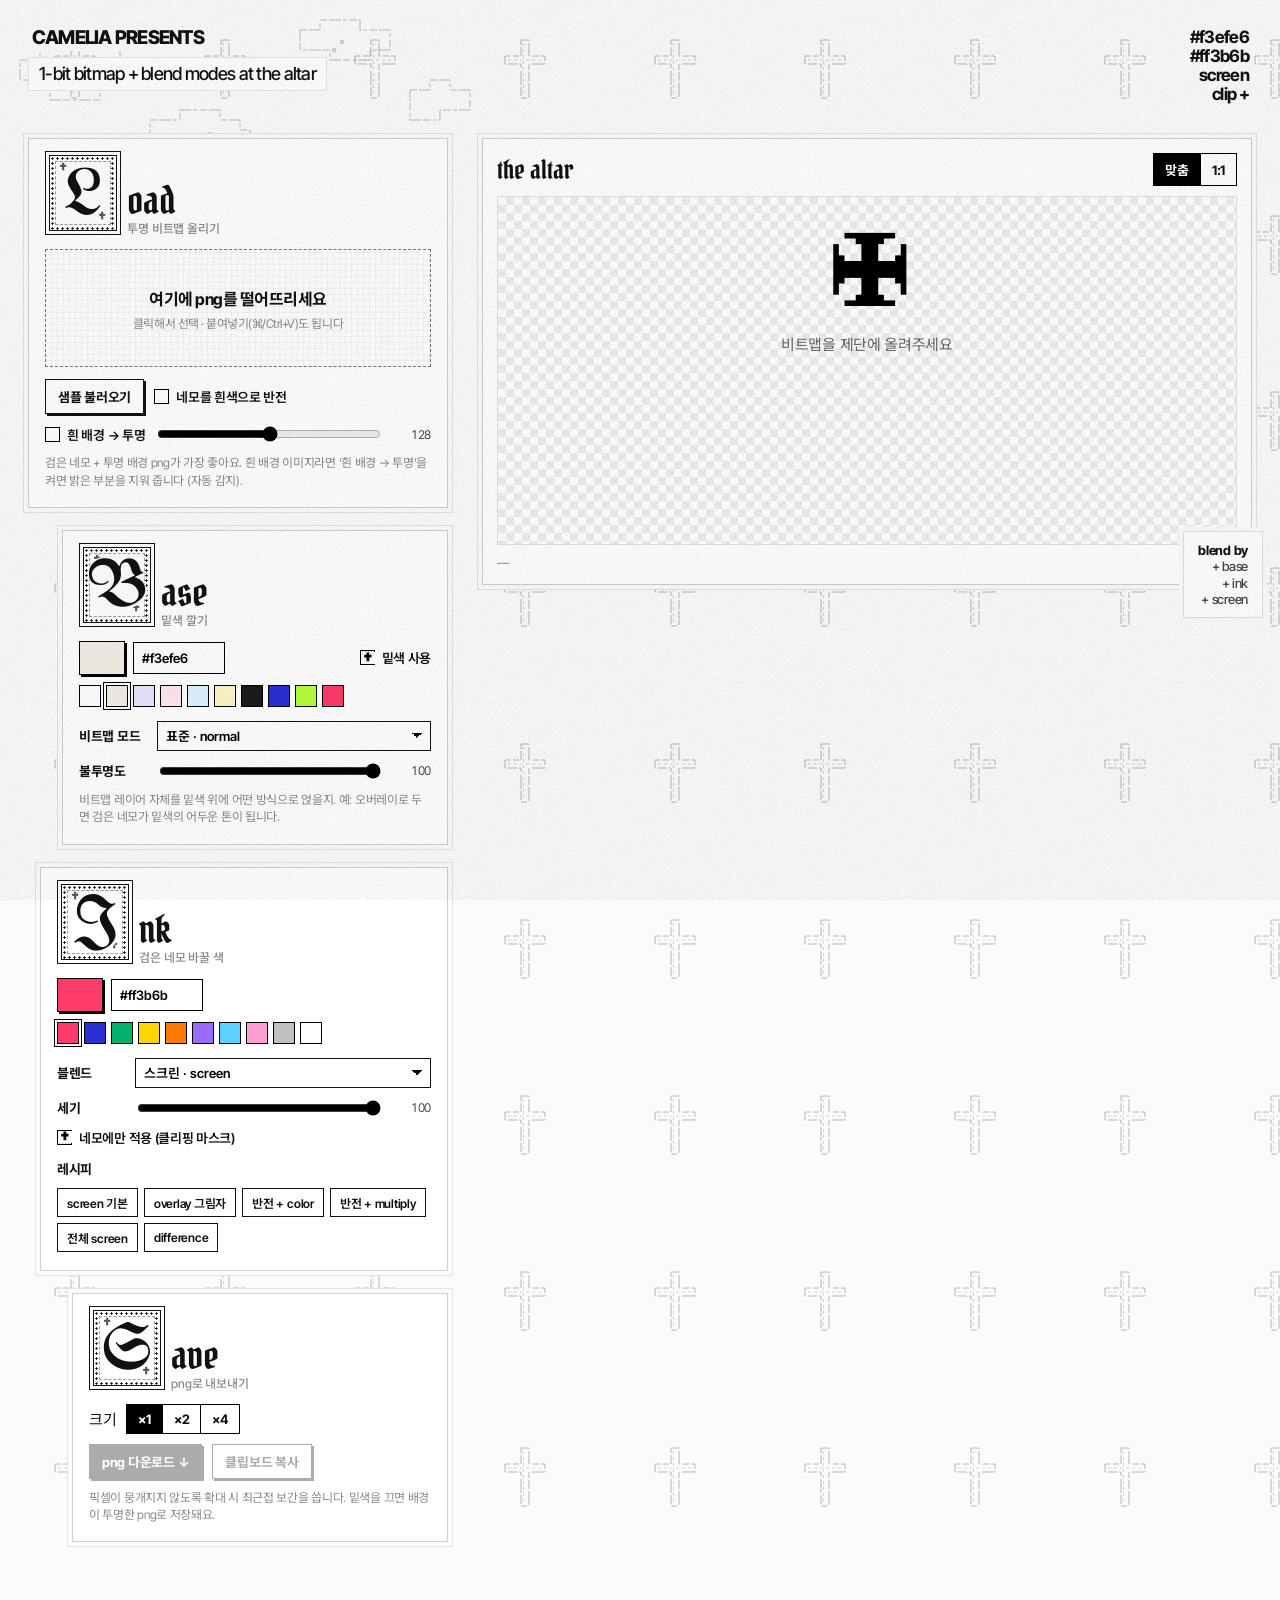
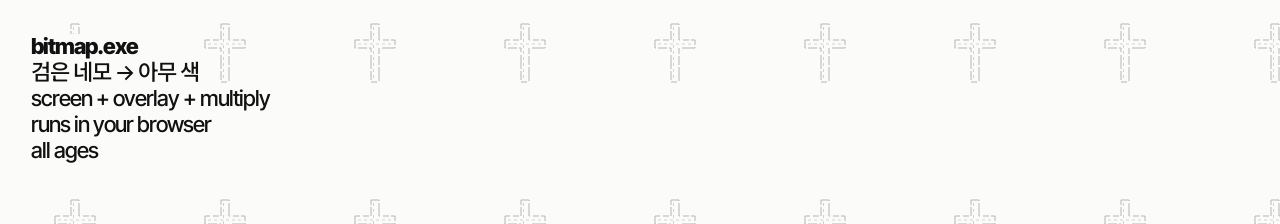
<file: bitmap/index.html>
<!doctype html>
<html lang="ko">
<head>
<meta charset="UTF-8" />
<meta name="viewport" content="width=device-width, initial-scale=1.0" />
<title>bitmap.exe</title>
<link rel="preconnect" href="https://fonts.googleapis.com" />
<link rel="preconnect" href="https://fonts.gstatic.com" crossorigin />
<link href="https://fonts.googleapis.com/css2?family=Inter+Tight:wght@400;500;700;800&family=Noto+Sans+KR:wght@400;500;700&family=UnifrakturMaguntia&family=Pirata+One&display=swap" rel="stylesheet" />
<style>
:root{
  --paper:#fbfbf9;
  --ink:#111;
  --grey:#8a8a8a;
  --hair:#bdbdbd;
  --soft:#e6e6e3;
  --sans:"Inter Tight","Noto Sans KR",Helvetica,Arial,sans-serif;
  --black:"UnifrakturMaguntia","Pirata One",serif;
  --cond:"Pirata One","UnifrakturMaguntia",serif;
}
*{box-sizing:border-box}
html,body{margin:0}
body{
  background-color:var(--paper);
  color:var(--ink);
  font-family:var(--sans);
  font-size:15px;
  letter-spacing:-.02em;
  min-height:100vh;
  overflow-x:hidden;
  /* 복사기로 뽑은 듯한 끊어진 십자가 패턴 */
  background-image:url("data:image/svg+xml,%3Csvg xmlns='http://www.w3.org/2000/svg' width='150' height='176' viewBox='0 0 150 176'%3E%3Cg fill='none' stroke='%23b5b5b5' stroke-width='1' stroke-dasharray='9 2 14 3 6 2'%3E%3Cpath d='M71 40h8v16h16v8H79v34h-8V64H55v-8h16z'/%3E%3C/g%3E%3Cg fill='none' stroke='%23d3d3d3' stroke-width='1' stroke-dasharray='3 3'%3E%3Cpath d='M73.5 43v52M58 60h34'/%3E%3C/g%3E%3C/svg%3E");
  background-size:150px 176px;
}
/* 제록스 노이즈 */
body::after{
  content:"";position:fixed;inset:0;pointer-events:none;z-index:50;opacity:.09;mix-blend-mode:multiply;
  background-image:url("data:image/svg+xml,%3Csvg xmlns='http://www.w3.org/2000/svg' width='220' height='220'%3E%3Cfilter id='n'%3E%3CfeTurbulence type='fractalNoise' baseFrequency='.9' numOctaves='2' stitchTiles='stitch'/%3E%3CfeColorMatrix values='0 0 0 0 0 0 0 0 0 0 0 0 0 0 0 0 0 0 -1.4 1.05'/%3E%3C/filter%3E%3Crect width='100%25' height='100%25' filter='url(%23n)'/%3E%3C/svg%3E");
}

/* 상단 픽셀 구름 */
.clouds{position:absolute;left:0;top:0;width:min(560px,90vw);height:auto;pointer-events:none;z-index:0;opacity:.75}

.wrap{position:relative;z-index:1;max-width:1320px;margin:0 auto;padding:28px 28px 60px}

/* ---------- 헤더 ---------- */
header{display:flex;justify-content:space-between;align-items:flex-start;gap:20px;margin-bottom:34px}
.presents{font-weight:800;font-size:19px;letter-spacing:-.04em;text-transform:uppercase;line-height:1}
.presents span{background:var(--paper);padding:2px 4px}
.tagline{margin-top:10px;display:inline-block;background:#fff;border:1px solid var(--soft);padding:5px 10px 6px;font-size:18px;font-weight:500;letter-spacing:-.04em}
.lineup{text-align:right;font-weight:800;font-size:17px;line-height:1.12;letter-spacing:-.04em}
.lineup b{display:block;background:var(--paper);padding:0 3px}
.lineup b.on{background:var(--ink);color:var(--paper)}

/* ---------- 레이아웃 ---------- */
.grid{display:grid;grid-template-columns:minmax(330px,420px) 1fr;gap:34px;align-items:start}
@media (max-width:880px){
  .wrap{padding:18px 16px 40px}
  .grid{grid-template-columns:1fr}
  .lineup{font-size:14px}
  .presents{font-size:16px}
  .tagline{font-size:15px}
}

/* ---------- 패널 (채식필사본 이니셜 박스) ---------- */
.panel{position:relative;background:#fff;border:1px solid #cfcfcf;padding:16px 16px 18px;margin-bottom:22px;box-shadow:0 0 0 4px var(--paper),0 0 0 5px #e3e3e3}
.panel:nth-child(2){margin-left:34px}
.panel:nth-child(3){margin-left:12px}
.panel:nth-child(4){margin-left:44px}
@media (max-width:880px){.panel:nth-child(n){margin-left:0}}
.ptitle{display:flex;align-items:flex-end;gap:6px;margin:-4px 0 14px}
.initial{
  flex:none;width:68px;height:76px;display:grid;place-items:center;position:relative;
  font-family:var(--black);font-size:66px;line-height:1;color:var(--ink);
  border:1px solid var(--ink);outline:1px solid var(--ink);outline-offset:3px;
  background:
    radial-gradient(circle,#000 0 .9px,transparent 1.3px) 0 0/5px 5px,
    #fff;
  margin:4px 4px 4px 4px;
}
.initial::before{content:"";position:absolute;inset:5px;background:#fff;border:1px dashed #9a9a9a;z-index:0}
.initial span{position:relative;z-index:1;transform:translateY(4px);text-shadow:2px 2px 0 #fff,-1px -1px 0 #fff}
.initial i{position:absolute;z-index:1;font-style:normal;font-size:11px;color:#555;line-height:1}
.initial i:nth-of-type(1){top:7px;left:8px}
.initial i:nth-of-type(2){bottom:7px;right:8px}
.word{font-family:var(--cond);font-size:38px;line-height:.9;letter-spacing:0}
.word small{display:block;font-family:var(--sans);font-size:12px;letter-spacing:-.01em;color:var(--grey);margin-top:6px;font-weight:500}

/* ---------- 컨트롤 ---------- */
.row{display:flex;align-items:center;gap:10px;margin:10px 0;flex-wrap:wrap}
.row label.lbl{min-width:68px;font-weight:700;font-size:13px}
.hint{font-size:12px;color:var(--grey);line-height:1.45;margin:6px 0 0}

.drop{
  display:grid;place-items:center;text-align:center;min-height:118px;padding:14px;cursor:pointer;
  border:1px dashed #777;background:
    repeating-linear-gradient(0deg,transparent 0 5px,rgba(0,0,0,.035) 5px 6px),
    repeating-linear-gradient(90deg,transparent 0 5px,rgba(0,0,0,.035) 5px 6px),#fff;
  font-weight:700;font-size:16px;letter-spacing:-.03em;transition:background-color .15s
}
.drop.hot{background-color:#f1f1ee;border-style:solid;border-color:#000}
.drop small{display:block;font-weight:400;font-size:12px;color:var(--grey);margin-top:4px}
.drop:focus-visible{outline:2px solid #000;outline-offset:2px}

button,.btn{
  font:inherit;font-weight:700;font-size:13px;letter-spacing:-.02em;cursor:pointer;
  background:#fff;color:var(--ink);border:1px solid var(--ink);padding:7px 12px;border-radius:0;
  box-shadow:2px 2px 0 var(--ink);transition:transform .08s,box-shadow .08s
}
button:hover{background:#f4f4f1}
button:active{transform:translate(2px,2px);box-shadow:0 0 0 var(--ink)}
button.primary{background:var(--ink);color:#fff}
button.primary:hover{background:#333}
button:disabled{opacity:.35;cursor:not-allowed}

select{font:inherit;font-size:13px;font-weight:600;border:1px solid var(--ink);background:#fff;padding:6px 26px 6px 8px;border-radius:0;appearance:none;
  background-image:linear-gradient(45deg,transparent 50%,#000 50%),linear-gradient(135deg,#000 50%,transparent 50%);
  background-position:calc(100% - 13px) 50%,calc(100% - 8px) 50%;background-size:5px 5px;background-repeat:no-repeat;flex:1;min-width:140px}

input[type=range]{flex:1;accent-color:#000;min-width:120px}
.val{font-variant-numeric:tabular-nums;font-size:12px;width:38px;text-align:right;color:#444}

.check{display:inline-flex;align-items:center;gap:7px;font-size:13px;font-weight:600;cursor:pointer;user-select:none}
.check input{appearance:none;width:15px;height:15px;border:1px solid #000;margin:0;background:#fff;display:grid;place-items:center;cursor:pointer}
.check input:checked{background:radial-gradient(circle,#000 0 .8px,transparent 1.1px) 0 0/3px 3px,#fff}
.check input:checked::after{content:"✝";font-size:12px;line-height:1;font-weight:700;background:#fff;padding:0 1px}

.colorbox{display:flex;align-items:center;gap:8px;flex:1}
.cpick{position:relative;width:46px;height:34px;border:1px solid #000;flex:none;box-shadow:2px 2px 0 #000}
.cpick input{position:absolute;inset:0;width:100%;height:100%;opacity:0;cursor:pointer;border:0;padding:0}
.hex{font:inherit;font-size:13px;font-weight:600;width:92px;border:1px solid #000;padding:7px 8px;text-transform:lowercase;border-radius:0}
.swatches{display:flex;flex-wrap:wrap;gap:5px;margin-top:2px}
.sw{width:22px;height:22px;border:1px solid #000;cursor:pointer;padding:0;box-shadow:none}
.sw:active{transform:none}
.sw[aria-pressed=true]{outline:1px solid #000;outline-offset:2px}

.recipes{display:flex;flex-wrap:wrap;gap:6px}
.recipes button{font-size:12px;padding:5px 9px;box-shadow:none;font-weight:600}
.recipes button:hover{background:#000;color:#fff}

.segm{display:inline-flex;border:1px solid #000}
.segm button{box-shadow:none;border:0;border-right:1px solid #000;padding:6px 11px}
.segm button:last-child{border-right:0}
.segm button[aria-pressed=true]{background:#000;color:#fff}
.segm button:active{transform:none}

/* ---------- 제단 (프리뷰) ---------- */
.altar{position:sticky;top:18px}
.stage{
  position:relative;background:#fff;border:1px solid #cfcfcf;padding:14px;
  box-shadow:0 0 0 4px var(--paper),0 0 0 5px #e3e3e3;
}
.stagebar{display:flex;justify-content:space-between;align-items:center;gap:10px;margin-bottom:10px;flex-wrap:wrap}
.stagebar b{font-family:var(--cond);font-size:26px;font-weight:400;letter-spacing:0;line-height:1}
.view{
  position:relative;overflow:auto;max-height:calc(100vh - 210px);min-height:320px;display:grid;place-items:center;
  background:
    conic-gradient(#eee 25%,#fff 0 50%,#eee 0 75%,#fff 0) 0 0/16px 16px;
  border:1px solid #e1e1e1
}
.view.zoom{place-items:start}
.view canvas{display:block;max-width:100%;max-height:calc(100vh - 212px);image-rendering:pixelated;image-rendering:crisp-edges}
.view.zoom canvas{max-width:none;max-height:none}
.empty{text-align:center;padding:40px 20px;color:#666}
.empty .bigcross{font-family:var(--black);font-size:90px;line-height:1;color:#000;display:block;margin-bottom:6px}
.meta{display:flex;justify-content:space-between;gap:10px;margin-top:10px;font-size:12px;color:var(--grey);flex-wrap:wrap}

/* 비주얼 크레딧 박스 */
.credits{position:absolute;right:-12px;bottom:-34px;background:#fff;border:1px solid #e0e0e0;padding:10px 14px;text-align:right;font-weight:700;font-size:13px;line-height:1.25;box-shadow:0 0 0 4px var(--paper)}
.credits span{display:block;font-weight:500;color:#444}
@media (max-width:880px){.credits{position:static;margin-top:16px}.altar{position:static;order:-1}}

/* ---------- 푸터 ---------- */
footer{margin-top:70px;font-size:22px;font-weight:500;line-height:1.18;letter-spacing:-.045em;max-width:420px}
footer b{font-weight:800;display:block}
footer span{background:var(--paper);padding:0 3px;display:inline-block}
@media (max-width:880px){footer{font-size:18px;margin-top:40px}}

.toast{position:fixed;left:50%;bottom:22px;transform:translateX(-50%) translateY(20px);opacity:0;background:#000;color:#fff;padding:9px 14px;font-weight:700;font-size:13px;transition:.2s;z-index:60;pointer-events:none}
.toast.on{opacity:1;transform:translateX(-50%) translateY(0)}
.sr{position:absolute;width:1px;height:1px;overflow:hidden;clip:rect(0 0 0 0)}
</style>
</head>
<body>

<!-- 계단형 픽셀 구름 외곽선 -->
<svg class="clouds" viewBox="0 0 560 300" aria-hidden="true">
  <g fill="none" stroke="#a9a9a9" stroke-width="1" stroke-dasharray="7 2 12 2 4 3">
    <path d="M20 60h20v-10h30v-10h20v10h30v10h20v20h-10v10h-30v10h-50v-10h-20v-10h-10z"/>
    <path d="M150 120h30v-10h40v10h20v10h10v20h-20v10h-40v-10h-30v-10h-10z"/>
    <path d="M300 30h20v-10h40v10h30v20h-20v10h-40v-10h-30z"/>
    <path d="M40 180h20v-10h30v10h20v20h-20v10h-40v-10h-10z"/>
    <path d="M410 90h20v-10h20v10h20v20h-30v10h-30z"/>
  </g>
  <g fill="#c4c4c4">
    <rect x="96" y="70" width="4" height="4"/><rect x="104" y="70" width="4" height="4"/><rect x="100" y="78" width="4" height="4"/>
    <rect x="200" y="140" width="4" height="4"/><rect x="208" y="132" width="4" height="4"/>
    <rect x="340" y="40" width="4" height="4"/><rect x="332" y="48" width="4" height="4"/>
  </g>
</svg>

<div class="wrap">
  <header>
    <div>
      <div class="presents"><span>Camelia Presents</span></div>
      <div class="tagline">1-bit bitmap + blend modes at the altar</div>
    </div>
    <div class="lineup" aria-label="현재 설정">
      <b id="luBase">base</b>
      <b id="luInk">ink</b>
      <b id="luMode">screen</b>
      <b id="luClip">clip +</b>
    </div>
  </header>

  <div class="grid">
    <!-- ================= 컨트롤 ================= -->
    <div>
      <!-- L : Load -->
      <section class="panel" aria-labelledby="t-load">
        <div class="ptitle">
          <div class="initial" aria-hidden="true"><i>✝</i><i>✝</i><span>L</span></div>
          <div class="word" id="t-load">oad<small>투명 비트맵 올리기</small></div>
        </div>
        <div class="drop" id="drop" tabindex="0" role="button" aria-label="이미지 파일 선택">
          <div>여기에 png를 떨어뜨리세요
            <small>클릭해서 선택 · 붙여넣기(⌘/Ctrl+V)도 됩니다</small></div>
        </div>
        <input type="file" id="file" accept="image/*" class="sr" />
        <div class="row" style="margin-top:12px">
          <button id="sampleBtn" type="button">샘플 불러오기</button>
          <label class="check"><input type="checkbox" id="invert" />네모를 흰색으로 반전</label>
        </div>
        <div class="row">
          <label class="check"><input type="checkbox" id="knock" />흰 배경 → 투명</label>
          <input type="range" id="thr" min="1" max="254" value="128" aria-label="투명 처리 기준 밝기" />
          <span class="val" id="thrV">128</span>
        </div>
        <p class="hint">검은 네모 + 투명 배경 png가 가장 좋아요. 흰 배경 이미지라면 ‘흰 배경 → 투명’을 켜면 밝은 부분을 지워 줍니다 (자동 감지).</p>
      </section>

      <!-- B : Base -->
      <section class="panel" aria-labelledby="t-base">
        <div class="ptitle">
          <div class="initial" aria-hidden="true"><i>✝</i><i>✝</i><span>B</span></div>
          <div class="word" id="t-base">ase<small>밑색 깔기</small></div>
        </div>
        <div class="row">
          <div class="colorbox">
            <div class="cpick" id="baseChip"><input type="color" id="base" value="#f3efe6" aria-label="밑색" /></div>
            <input class="hex" id="baseHex" value="#f3efe6" aria-label="밑색 hex" spellcheck="false" />
          </div>
          <label class="check"><input type="checkbox" id="baseOn" checked />밑색 사용</label>
        </div>
        <div class="swatches" id="baseSw"></div>
        <div class="row" style="margin-top:14px">
          <label class="lbl" for="bmMode">비트맵 모드</label>
          <select id="bmMode"></select>
        </div>
        <div class="row">
          <label class="lbl" for="bmOp">불투명도</label>
          <input type="range" id="bmOp" min="0" max="100" value="100" />
          <span class="val" id="bmOpV">100</span>
        </div>
        <p class="hint">비트맵 레이어 자체를 밑색 위에 어떤 방식으로 얹을지. 예: 오버레이로 두면 검은 네모가 밑색의 어두운 톤이 됩니다.</p>
      </section>

      <!-- I : Ink -->
      <section class="panel" aria-labelledby="t-ink">
        <div class="ptitle">
          <div class="initial" aria-hidden="true"><i>✝</i><i>✝</i><span>I</span></div>
          <div class="word" id="t-ink">nk<small>검은 네모 바꿀 색</small></div>
        </div>
        <div class="row">
          <div class="colorbox">
            <div class="cpick" id="inkChip"><input type="color" id="ink" value="#ff3b6b" aria-label="잉크 색" /></div>
            <input class="hex" id="inkHex" value="#ff3b6b" aria-label="잉크 hex" spellcheck="false" />
          </div>
        </div>
        <div class="swatches" id="inkSw"></div>
        <div class="row" style="margin-top:14px">
          <label class="lbl" for="inkMode">블렌드</label>
          <select id="inkMode"></select>
        </div>
        <div class="row">
          <label class="lbl" for="inkOp">세기</label>
          <input type="range" id="inkOp" min="0" max="100" value="100" />
          <span class="val" id="inkOpV">100</span>
        </div>
        <div class="row">
          <label class="check"><input type="checkbox" id="clip" checked />네모에만 적용 (클리핑 마스크)</label>
        </div>
        <div class="row" style="margin-top:12px"><span class="lbl" style="font-weight:700;font-size:13px">레시피</span></div>
        <div class="recipes" id="recipes"></div>
      </section>

      <!-- S : Save -->
      <section class="panel" aria-labelledby="t-save">
        <div class="ptitle">
          <div class="initial" aria-hidden="true"><i>✝</i><i>✝</i><span>S</span></div>
          <div class="word" id="t-save">ave<small>png로 내보내기</small></div>
        </div>
        <div class="row">
          <span class="lbl">크기</span>
          <div class="segm" id="scale">
            <button type="button" data-s="1" aria-pressed="true">×1</button>
            <button type="button" data-s="2" aria-pressed="false">×2</button>
            <button type="button" data-s="4" aria-pressed="false">×4</button>
          </div>
        </div>
        <div class="row">
          <button class="primary" id="dl" type="button" disabled>png 다운로드 ↓</button>
          <button id="copy" type="button" disabled>클립보드 복사</button>
        </div>
        <p class="hint">픽셀이 뭉개지지 않도록 확대 시 최근접 보간을 씁니다. 밑색을 끄면 배경이 투명한 png로 저장돼요.</p>
      </section>
    </div>

    <!-- ================= 제단 ================= -->
    <div class="altar">
      <div class="stage">
        <div class="stagebar">
          <b>the altar</b>
          <div class="segm" id="zoom">
            <button type="button" data-z="fit" aria-pressed="true">맞춤</button>
            <button type="button" data-z="1" aria-pressed="false">1:1</button>
          </div>
        </div>
        <div class="view" id="view">
          <div class="empty" id="empty"><span class="bigcross">✠</span>비트맵을 제단에 올려주세요</div>
          <canvas id="out" hidden></canvas>
        </div>
        <div class="meta"><span id="metaL">—</span><span id="metaR">bitmap.exe</span></div>
        <div class="credits">blend by
          <span>+ base</span><span>+ ink</span><span>+ <em id="crMode" style="font-style:normal">screen</em></span>
        </div>
      </div>
    </div>
  </div>

  <footer>
    <b><span>bitmap.exe</span></b>
    <span>검은 네모 → 아무 색</span><br>
    <span>screen + overlay + multiply</span><br>
    <span>runs in your browser</span><br>
    <span>all ages</span>
  </footer>
</div>

<div class="toast" id="toast" role="status" aria-live="polite"></div>

<script>
(() => {
  const $ = id => document.getElementById(id);
  const MODES = [
    ["screen","스크린 · screen"],["overlay","오버레이 · overlay"],["soft-light","소프트 라이트"],["hard-light","하드 라이트"],
    ["multiply","곱하기 · multiply"],["color-dodge","컬러 닷지"],["color-burn","컬러 번"],["lighten","밝게"],["darken","어둡게"],
    ["difference","차이"],["exclusion","제외"],["hue","색조"],["saturation","채도"],["color","색상"],["luminosity","광도"],["source-over","표준 · normal"]
  ];
  const SW_BASE = ["#ffffff","#f3efe6","#e9e4ff","#ffe8ef","#dff3ff","#fff6c7","#1b1b1b","#2a2fd1","#b6ff3b","#ff3b6b"];
  const SW_INK  = ["#ff3b6b","#2a2fd1","#00b36b","#ffd400","#ff7a00","#9b6bff","#5ad1ff","#ff9ed5","#c0c0c0","#ffffff"];
  const RECIPES = [
    {n:"screen 기본", bm:"source-over", ink:"screen", clip:true, inv:false},
    {n:"overlay 그림자", bm:"overlay", ink:"source-over", clip:true, inv:false, inkOp:0},
    {n:"반전 + color", bm:"source-over", ink:"color", clip:true, inv:false},
    {n:"반전 + multiply", bm:"source-over", ink:"multiply", clip:true, inv:true},
    {n:"전체 screen", bm:"source-over", ink:"screen", clip:false, inv:false},
    {n:"difference", bm:"source-over", ink:"difference", clip:true, inv:false},
  ];

  const st = {img:null, name:"bitmap", scale:1};
  const out = $("out"), octx = out.getContext("2d");
  const mask = document.createElement("canvas"), mctx = mask.getContext("2d", {willReadFrequently:true});
  const grp = document.createElement("canvas"), gctx = grp.getContext("2d");

  for (const sel of [$("bmMode"), $("inkMode")]) for (const [v,l] of MODES) sel.add(new Option(l, v));
  $("bmMode").value = "source-over"; $("inkMode").value = "screen";

  function swatches(box, list, input, hex){
    for (const c of list){
      const b = document.createElement("button");
      b.type = "button"; b.className = "sw"; b.style.background = c; b.title = c; b.setAttribute("aria-label", c);
      b.onclick = () => { input.value = c; hex.value = c; syncSw(); render(); };
      box.appendChild(b);
    }
  }
  swatches($("baseSw"), SW_BASE, $("base"), $("baseHex"));
  swatches($("inkSw"), SW_INK, $("ink"), $("inkHex"));
  function syncSw(){
    for (const [box,input] of [[$("baseSw"),$("base")],[$("inkSw"),$("ink")]])
      for (const b of box.children) b.setAttribute("aria-pressed", b.title === input.value.toLowerCase());
    $("baseChip").style.background = $("base").value;
    $("inkChip").style.background = $("ink").value;
  }
  for (const [p,h] of [["base","baseHex"],["ink","inkHex"]]){
    $(p).addEventListener("input", () => { $(h).value = $(p).value; syncSw(); render(); });
    $(h).addEventListener("input", () => {
      let v = $(h).value.trim(); if (!v.startsWith("#")) v = "#"+v;
      if (/^#[0-9a-f]{3}$/i.test(v)) v = "#"+[...v.slice(1)].map(c=>c+c).join("");
      if (/^#[0-9a-f]{6}$/i.test(v)){ $(p).value = v.toLowerCase(); syncSw(); render(); }
    });
  }

  RECIPES.forEach(r => {
    const b = document.createElement("button"); b.type = "button"; b.textContent = r.n;
    b.onclick = () => {
      $("bmMode").value = r.bm; $("inkMode").value = r.ink; $("clip").checked = r.clip; $("invert").checked = r.inv;
      $("inkOp").value = r.inkOp ?? 100; $("bmOp").value = 100; buildMask(); render();
    };
    $("recipes").appendChild(b);
  });

  /* ---------- 이미지 불러오기 ---------- */
  function loadFile(f){
    if (!f || !f.type.startsWith("image/")) return toast("이미지 파일만 올릴 수 있어요");
    st.name = f.name.replace(/\.[^.]+$/, "") || "bitmap";
    const url = URL.createObjectURL(f);
    loadURL(url, () => URL.revokeObjectURL(url));
  }
  function loadURL(url, done){
    const im = new Image();
    im.onload = () => { st.img = im; done && done(); autodetect(); buildMask(); render(); };
    im.onerror = () => { toast("이미지를 읽지 못했어요"); done && done(); };
    im.src = url;
  }
  function autodetect(){
    // 투명 픽셀이 하나도 없으면 흰 배경 이미지로 보고 자동으로 투명 처리
    const w = Math.min(st.img.naturalWidth, 400), h = Math.round(st.img.naturalHeight * w / st.img.naturalWidth) || 1;
    const c = document.createElement("canvas"); c.width = w; c.height = h;
    const x = c.getContext("2d"); x.drawImage(st.img, 0, 0, w, h);
    const d = x.getImageData(0, 0, w, h).data;
    let transparent = false;
    for (let i = 3; i < d.length; i += 4) if (d[i] < 250){ transparent = true; break; }
    $("knock").checked = !transparent;
  }

  const drop = $("drop");
  drop.onclick = () => $("file").click();
  drop.onkeydown = e => { if (e.key === "Enter" || e.key === " "){ e.preventDefault(); $("file").click(); } };
  $("file").onchange = e => loadFile(e.target.files[0]);
  ["dragenter","dragover"].forEach(t => document.addEventListener(t, e => { e.preventDefault(); drop.classList.add("hot"); }));
  ["dragleave","drop"].forEach(t => document.addEventListener(t, e => { e.preventDefault(); if (t==="drop" || e.target===document.documentElement) drop.classList.remove("hot"); }));
  document.addEventListener("drop", e => loadFile(e.dataTransfer.files[0]));
  document.addEventListener("paste", e => {
    const it = [...(e.clipboardData?.items || [])].find(i => i.type.startsWith("image/"));
    if (it) loadFile(it.getAsFile());
  });
  $("sampleBtn").onclick = () => { st.name = "sample"; loadURL("sample.png"); };

  /* ---------- 마스크 (검은 네모 레이어) ---------- */
  function buildMask(){
    if (!st.img) return;
    const w = st.img.naturalWidth, h = st.img.naturalHeight;
    mask.width = grp.width = out.width = w; mask.height = grp.height = out.height = h;
    mctx.clearRect(0, 0, w, h);
    mctx.drawImage(st.img, 0, 0);
    const knock = $("knock").checked, inv = $("invert").checked, thr = +$("thr").value;
    const id = mctx.getImageData(0, 0, w, h), d = id.data;
    const v = inv ? 255 : 0;
    for (let i = 0; i < d.length; i += 4){
      let a = d[i+3];
      if (knock){
        const lum = 0.299*d[i] + 0.587*d[i+1] + 0.114*d[i+2];
        a = lum >= thr ? 0 : a;
      }
      d[i] = d[i+1] = d[i+2] = v; d[i+3] = a;
    }
    mctx.putImageData(id, 0, 0);
  }

  /* ---------- 합성 ---------- */
  function render(){
    updateLabels();
    if (!st.img) return;
    const w = out.width, h = out.height;
    const ink = $("ink").value, base = $("base").value;
    const inkMode = $("inkMode").value, bmMode = $("bmMode").value;
    const inkOp = $("inkOp").value / 100, bmOp = $("bmOp").value / 100;
    const clip = $("clip").checked;

    // 1) 비트맵 그룹: 네모 + (클리핑) 잉크
    gctx.globalCompositeOperation = "source-over"; gctx.globalAlpha = 1;
    gctx.clearRect(0, 0, w, h);
    gctx.drawImage(mask, 0, 0);
    if (clip && inkOp > 0){
      gctx.globalCompositeOperation = inkMode; gctx.globalAlpha = inkOp;
      gctx.fillStyle = ink; gctx.fillRect(0, 0, w, h);
      gctx.globalCompositeOperation = "destination-in"; gctx.globalAlpha = 1;
      gctx.drawImage(mask, 0, 0);
    }

    // 2) 밑색 → 그룹 → (클리핑 안 할 때) 잉크 전체
    octx.globalCompositeOperation = "source-over"; octx.globalAlpha = 1;
    octx.clearRect(0, 0, w, h);
    if ($("baseOn").checked){ octx.fillStyle = base; octx.fillRect(0, 0, w, h); }
    octx.globalCompositeOperation = bmMode; octx.globalAlpha = bmOp;
    octx.drawImage(grp, 0, 0);
    if (!clip && inkOp > 0){
      octx.globalCompositeOperation = inkMode;
      octx.globalAlpha = inkOp; octx.fillStyle = ink; octx.fillRect(0, 0, w, h);
    }
    octx.globalCompositeOperation = "source-over"; octx.globalAlpha = 1;

    out.hidden = false; $("empty").hidden = true;
    $("dl").disabled = $("copy").disabled = false;
    $("metaL").textContent = `${st.name} · ${w}×${h}px`;
  }

  function updateLabels(){
    const modeName = m => m === "source-over" ? "normal" : m;
    $("luBase").textContent = $("baseOn").checked ? $("base").value : "transparent";
    $("luInk").textContent = $("ink").value;
    $("luMode").textContent = modeName($("inkMode").value);
    $("luClip").textContent = $("clip").checked ? "clip +" : "whole +";
    $("crMode").textContent = modeName($("inkMode").value);
    $("bmOpV").textContent = $("bmOp").value;
    $("inkOpV").textContent = $("inkOp").value;
    $("thrV").textContent = $("thr").value;
  }

  ["bmMode","inkMode","bmOp","inkOp","clip","baseOn"].forEach(id => $(id).addEventListener("input", render));
  ["invert","knock","thr"].forEach(id => $(id).addEventListener("input", () => { buildMask(); render(); }));

  /* ---------- 줌 / 스케일 ---------- */
  function segm(box, attr, fn){
    box.addEventListener("click", e => {
      const b = e.target.closest("button"); if (!b) return;
      for (const x of box.children) x.setAttribute("aria-pressed", x === b);
      fn(b.dataset[attr]);
    });
  }
  segm($("zoom"), "z", z => $("view").classList.toggle("zoom", z === "1"));
  segm($("scale"), "s", s => st.scale = +s);

  /* ---------- 내보내기 ---------- */
  function exportCanvas(){
    const s = st.scale, w = out.width * s, h = out.height * s;
    if (s === 1) return out;
    if (w > 16384 || h > 16384 || w*h > 120e6){ toast("너무 커요 — 더 작은 배율로 저장합니다"); return out; }
    const c = document.createElement("canvas"); c.width = w; c.height = h;
    const x = c.getContext("2d"); x.imageSmoothingEnabled = false; x.drawImage(out, 0, 0, w, h);
    return c;
  }
  $("dl").onclick = () => {
    exportCanvas().toBlob(b => {
      const a = document.createElement("a");
      a.href = URL.createObjectURL(b);
      a.download = `${st.name}-${$("inkMode").value.replace("source-over","normal")}-${$("ink").value.slice(1)}.png`;
      a.click(); setTimeout(() => URL.revokeObjectURL(a.href), 2000);
      toast("저장했어요 ✝");
    }, "image/png");
  };
  $("copy").onclick = () => {
    exportCanvas().toBlob(async b => {
      try { await navigator.clipboard.write([new ClipboardItem({"image/png": b})]); toast("클립보드에 복사했어요"); }
      catch { toast("이 브라우저에선 복사가 안 돼요 — 다운로드를 써 주세요"); }
    }, "image/png");
  };

  let tt;
  function toast(m){ const t = $("toast"); t.textContent = m; t.classList.add("on"); clearTimeout(tt); tt = setTimeout(() => t.classList.remove("on"), 2000); }

  syncSw(); updateLabels();
})();
</script>
</body>
</html>
</file>
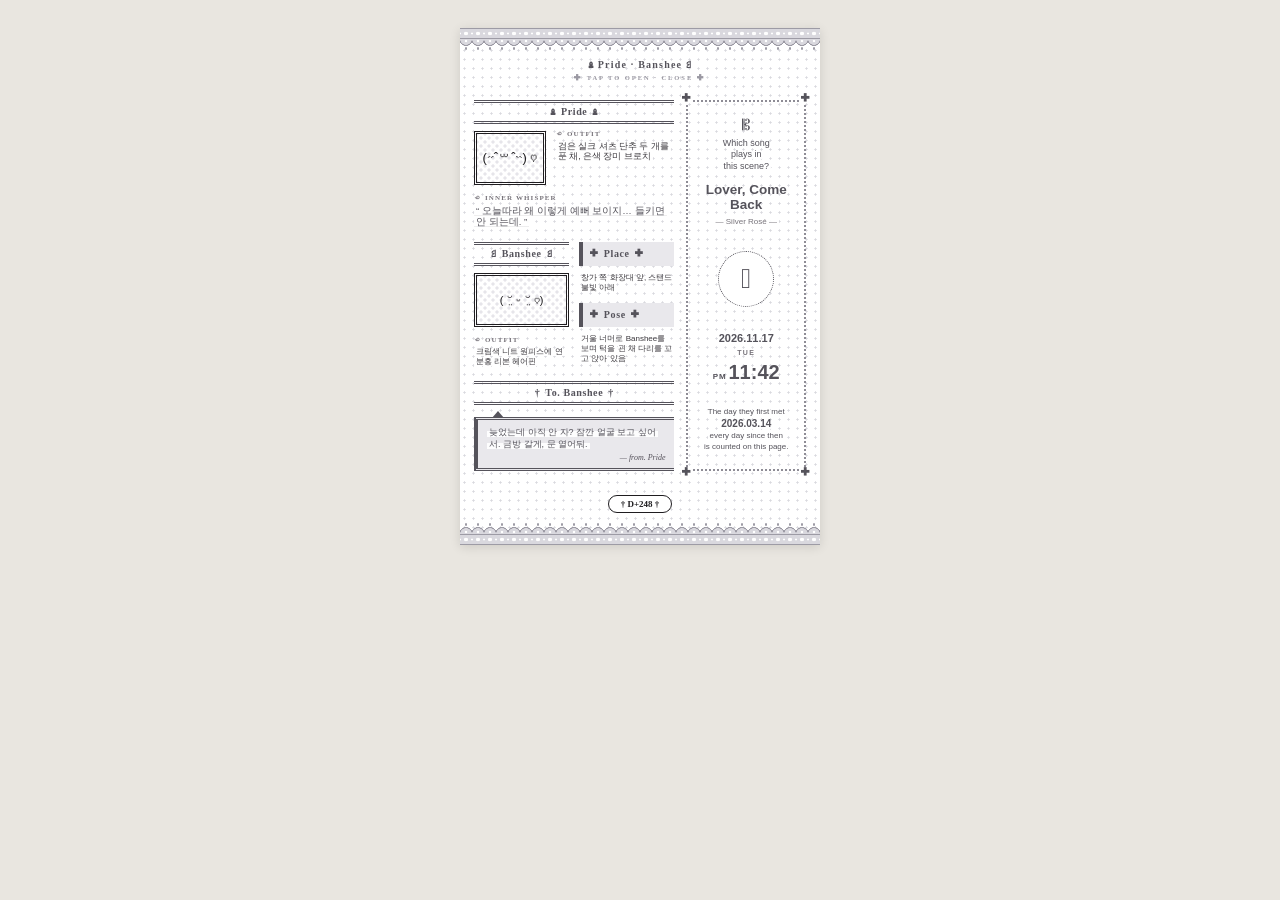
<file: caveduck-widget/artbook-preview.html>
<!doctype html><html lang='ko'><head><meta charset='utf-8'><meta name='viewport' content='width=device-width,initial-scale=1'><title>Artbook</title></head><body style='margin:0;padding:16px;background:#e9e6e0'><div style="max-width:360px;margin:12px auto;background:radial-gradient(circle,#d9d9de 0 .9px,transparent 1.3px) 0 0/9px 9px,#fff;color:#1f1d20;box-sizing:border-box;font-family:'Pretendard','Pretendard Variable','Apple SD Gothic Neo','Noto Sans KR',sans-serif;word-break:normal;box-shadow:0 2px 10px rgba(0,0,0,.12);">
  <details open style="margin:0">
    <summary style="display:block;list-style:none;cursor:pointer;outline:none">
      <!-- 위 레이스 + 제목 (탭하면 여닫힘) -->
      <div>
        <div style="height:9px;background:radial-gradient(circle,#fff 0 1.7px,transparent 2.1px) 0 0/12px 9px repeat-x,radial-gradient(circle,#fff 0 .9px,transparent 1.2px) 6px 0/12px 9px repeat-x,#d9d8de;border-top:1px solid #9d9ba5;border-bottom:1px solid #9d9ba5"></div>
        <div style="height:8px;background:radial-gradient(circle at 6px 2px,#fff 0 1.2px,transparent 1.6px) 0 0/12px 8px repeat-x,radial-gradient(circle at 6px 0,#d9d8de 0 5.6px,#9d9ba5 6px 6.7px,transparent 7.1px) 0 0/12px 8px repeat-x"></div>
        <div style="height:3px;background:radial-gradient(circle,#9d9ba5 0 1px,transparent 1.4px) 0 0/12px 3px repeat-x"></div>
      </div>
      <div style="text-align:center;padding:10px 0 2px">
        <div style="font:700 10px/1 'Nanum Myeongjo','Noto Serif KR','Times New Roman',serif;letter-spacing:.12em;color:#55535b"><span style="font-size:1em;line-height:1">♝</span> Pride · Banshee <span style="font-size:1em;line-height:1">♘</span></div>
        <div style="font:700 6.5px/1 'Nanum Myeongjo','Noto Serif KR','Times New Roman',serif;letter-spacing:.3em;color:#9a98a2;margin-top:5px">✚ TAP TO OPEN · CLOSE ✚</div>
      </div>
    </summary>
    <div style="display:flex;gap:12px;padding:16px 14px 12px">
      <div style="flex:1 1 0;min-width:0;display:flex;flex-direction:column;gap:14px">
        <!-- Pride 카드 : 카오모지 k · 옷차림 o · 속마음 i -->
        <div>
          <div style="display:flex;align-items:center;justify-content:center;gap:5px;height:18px;border-top:3px double #55535b;border-bottom:3px double #55535b;color:#55535b;font:700 10px/1 'Nanum Myeongjo','Noto Serif KR','Times New Roman',serif;letter-spacing:.06em;margin-bottom:7px"><span style="font-size:1em;line-height:1">♝</span><span>Pride</span><span style="font-size:1em;line-height:1">♝</span></div>
          <div style="display:grid;grid-template-columns:72px 1fr;gap:10px;align-items:start">
            <div style="height:54px;box-sizing:border-box;border:3px double #1f1d20;background:radial-gradient(circle,#e6e5ea 0 1.4px,transparent 1.8px) 0 0/8px 8px,radial-gradient(circle,#e6e5ea 0 1.4px,transparent 1.8px) 4px 4px/8px 8px,#fff;display:flex;align-items:center;justify-content:center;font-size:13px;line-height:1;white-space:nowrap;overflow:hidden">(˶ˆ꒳ˆ˵) ♡</div>
            <div>
              <div style="font:700 7px/1.0 'Nanum Myeongjo','Noto Serif KR','Times New Roman',serif;letter-spacing:.16em;color:#77737a;margin-bottom:3px">꩜ OUTFIT</div>
              <div style="font:8.5px/1.27 'Pretendard','Pretendard Variable','Apple SD Gothic Neo','Noto Sans KR',sans-serif;color:#3a373c"><span style="background:linear-gradient(transparent 38%,rgba(255,255,255,.92) 38%);-webkit-box-decoration-break:clone;box-decoration-break:clone;padding:0 2px">검은 실크 셔츠 단추 두 개를 푼 채, 은색 장미 브로치</span></div>
            </div>
          </div>
          <div style="margin-top:10px">
            <div style="font:700 7px/1.0 'Nanum Myeongjo','Noto Serif KR','Times New Roman',serif;letter-spacing:.16em;color:#77737a;margin-bottom:3px">꩜ INNER WHISPER</div>
            <div style="font:400 9.5px/1.23 'Pretendard','Pretendard Variable','Apple SD Gothic Neo','Noto Sans KR',sans-serif;color:#55535b"><span style="background:linear-gradient(transparent 38%,rgba(255,255,255,.92) 38%,rgba(255,255,255,.92) 90%,rgba(85,83,91,.10) 90%);-webkit-box-decoration-break:clone;box-decoration-break:clone;padding:0 2px">“ 오늘따라 왜 이렇게 예뻐 보이지… 들키면 안 되는데. ”</span></div>
          </div>
        </div>
        <!-- Banshee 카오모지 l · 옷차림 p / 장소 g · 자세 h -->
        <div style="display:grid;grid-template-columns:1fr 1fr;column-gap:10px;row-gap:7px">
          <div style="display:flex;align-items:flex-start">
            <div style="flex:1">
              <div style="display:flex;align-items:center;justify-content:center;gap:5px;height:18px;border-top:3px double #55535b;border-bottom:3px double #55535b;color:#55535b;font:700 10px/1 'Nanum Myeongjo','Noto Serif KR','Times New Roman',serif;letter-spacing:.06em;margin-bottom:0"><span style="font-size:1em;line-height:1">♘</span><span>Banshee</span><span style="font-size:1em;line-height:1">♘</span></div>
            </div>
          </div>
          <div style="display:flex;align-items:flex-start">
            <div style="flex:1">
              <div style="display:flex;align-items:center;gap:5px;height:24px;border-left:4px solid #55535b;background:#e9e8ec;padding-left:7px;color:#55535b;font:700 10px/1 'Nanum Myeongjo','Noto Serif KR','Times New Roman',serif;letter-spacing:.06em;margin-bottom:0"><span style="font-size:8px;line-height:1">✚</span><span>Place</span><span style="font-size:8px;line-height:1">✚</span></div>
            </div>
          </div>
          <div style="min-height:38px;height:100%;box-sizing:border-box;border:3px double #1f1d20;background:radial-gradient(circle,#e6e5ea 0 1.4px,transparent 1.8px) 0 0/8px 8px,radial-gradient(circle,#e6e5ea 0 1.4px,transparent 1.8px) 4px 4px/8px 8px,#fff;display:flex;align-items:center;justify-content:center;font-size:11px;line-height:1;white-space:nowrap;overflow:hidden">( ˘͈ ᵕ ˘͈ ♡)</div>
          <div>
            <div style="font:8px/1.27 'Pretendard','Pretendard Variable','Apple SD Gothic Neo','Noto Sans KR',sans-serif;color:#3a373c"><span style="background:linear-gradient(transparent 38%,rgba(255,255,255,.92) 38%);-webkit-box-decoration-break:clone;box-decoration-break:clone;padding:0 2px">창가 쪽 화장대 앞, 스탠드 불빛 아래</span></div>
            <div style="margin-top:10px">
              <div style="display:flex;align-items:center;gap:5px;height:24px;border-left:4px solid #55535b;background:#e9e8ec;padding-left:7px;color:#55535b;font:700 10px/1 'Nanum Myeongjo','Noto Serif KR','Times New Roman',serif;letter-spacing:.06em;margin-bottom:0"><span style="font-size:8px;line-height:1">✚</span><span>Pose</span><span style="font-size:8px;line-height:1">✚</span></div>
            </div>
          </div>
          <div style="margin-top:3px">
            <div style="font:700 7px/1.0 'Nanum Myeongjo','Noto Serif KR','Times New Roman',serif;letter-spacing:.16em;color:#77737a;margin-bottom:3px">꩜ OUTFIT</div>
            <div style="font:8px/1.27 'Pretendard','Pretendard Variable','Apple SD Gothic Neo','Noto Sans KR',sans-serif;color:#3a373c"><span style="background:linear-gradient(transparent 38%,rgba(255,255,255,.92) 38%);-webkit-box-decoration-break:clone;box-decoration-break:clone;padding:0 2px">크림색 니트 원피스에 연분홍 리본 헤어핀</span></div>
          </div>
          <div>
            <div style="font:8px/1.27 'Pretendard','Pretendard Variable','Apple SD Gothic Neo','Noto Sans KR',sans-serif;color:#3a373c"><span style="background:linear-gradient(transparent 38%,rgba(255,255,255,.92) 38%);-webkit-box-decoration-break:clone;box-decoration-break:clone;padding:0 2px">거울 너머로 Banshee를 보며 턱을 괸 채 다리를 꼬고 앉아 있음</span></div>
          </div>
        </div>
        <!-- 메시지 j : 말풍선 -->
        <div>
          <div style="display:flex;align-items:center;justify-content:center;gap:5px;height:18px;border-top:3px double #55535b;border-bottom:3px double #55535b;color:#55535b;font:700 10px/1 'Nanum Myeongjo','Noto Serif KR','Times New Roman',serif;letter-spacing:.06em;margin-bottom:0"><span style="font-size:1em;line-height:1">†</span><span>To. Banshee</span><span style="font-size:1em;line-height:1">†</span></div>
          <div style="position:relative;margin-top:12px;border-left:4px solid #55535b;border-top:3px double #55535b;border-bottom:3px double #55535b;background:#e9e8ec;padding:7px 9px 6px">
            <div style="position:absolute;left:14px;top:-9px;width:0;height:0;border-left:6px solid transparent;border-right:6px solid transparent;border-bottom:7px solid #55535b"></div>
            <div style="font:400 9px/1.23 'Pretendard','Pretendard Variable','Apple SD Gothic Neo','Noto Sans KR',sans-serif;color:#55535b"><span style="background:linear-gradient(transparent 38%,rgba(255,255,255,.92) 38%);-webkit-box-decoration-break:clone;box-decoration-break:clone;padding:0 2px">늦었는데 아직 안 자? 잠깐 얼굴 보고 싶어서. 금방 갈게, 문 열어둬.</span></div>
            <div style="text-align:right;font:italic 8px 'Nanum Myeongjo','Noto Serif KR','Times New Roman',serif;color:#55515a;margin-top:3px">— from. Pride</div>
          </div>
        </div>
      </div>
      <!-- 오른쪽 점선 칸 : 노래 a · 가수 b · 날짜 c · 요일 d · AM/PM e · 시각 f · 처음 만난 날 m -->
      <div style="flex:0 0 36%;position:relative;border:2px dotted #8e8c95;padding:16px 8px;box-sizing:border-box;display:flex;flex-direction:column;justify-content:space-between;align-items:center;text-align:center;gap:14px"><span style="position:absolute;top:-8px;left:-7px;font-size:11px;line-height:1;color:#55535b;background:#fff;padding:0 1px;font-size:9px">✚</span><span style="position:absolute;top:-8px;right:-7px;font-size:11px;line-height:1;color:#55535b;background:#fff;padding:0 1px;font-size:9px">✚</span><span style="position:absolute;bottom:-8px;left:-7px;font-size:11px;line-height:1;color:#55535b;background:#fff;padding:0 1px;font-size:9px">✚</span><span style="position:absolute;bottom:-8px;right:-7px;font-size:11px;line-height:1;color:#55535b;background:#fff;padding:0 1px;font-size:9px">✚</span>
        <div>
          <div style="font-size:14.5px;line-height:1;color:#55535b;margin-bottom:6px">𝄡</div>
          <div style="font:9px/1.25 'Pretendard','Pretendard Variable','Apple SD Gothic Neo','Noto Sans KR',sans-serif;color:#55535b"><span style="background:linear-gradient(transparent 38%,rgba(255,255,255,.92) 38%);-webkit-box-decoration-break:clone;box-decoration-break:clone;padding:0 2px">Which song<br>plays in<br>this scene?</span></div>
          <div style="font:800 13.5px/1.14 'Pretendard','Pretendard Variable','Apple SD Gothic Neo','Noto Sans KR',sans-serif;color:#55535b;margin-top:10px">Lover, Come Back</div>
          <div style="font:8px/1.22 'Pretendard','Pretendard Variable','Apple SD Gothic Neo','Noto Sans KR',sans-serif;color:#77737a;margin-top:4px"><span style="background:linear-gradient(transparent 38%,rgba(255,255,255,.92) 38%);-webkit-box-decoration-break:clone;box-decoration-break:clone;padding:0 2px">— Silver Rosé —</span></div>
        </div>
        <!-- 십자가 엠블럼 -->
        <div style="width:56px;height:56px;margin:0 auto;border-radius:50%;border:1.5px dotted #55535b;box-sizing:border-box;background:#fff;display:flex;align-items:center;justify-content:center;font-size:28px;line-height:1;color:#55535b">𖢒</div>
        <div>
          <div style="font:800 11px/1.14 'Pretendard','Pretendard Variable','Apple SD Gothic Neo','Noto Sans KR',sans-serif;color:#55535b">2026.11.17</div>
          <div style="font:700 7px/1.0 'Pretendard','Pretendard Variable','Apple SD Gothic Neo','Noto Sans KR',sans-serif;letter-spacing:.2em;color:#77737a;margin-top:4px">TUE</div>
          <div style="font:800 20px/1.0 'Pretendard','Pretendard Variable','Apple SD Gothic Neo','Noto Sans KR',sans-serif;color:#55535b;margin-top:6px"><span style="font-size:8px;letter-spacing:.1em;margin-right:2px">PM</span>11:42</div>
        </div>
        <div style="font:8px/1.32 'Pretendard','Pretendard Variable','Apple SD Gothic Neo','Noto Sans KR',sans-serif;color:#55535b"><span style="background:linear-gradient(transparent 38%,rgba(255,255,255,.92) 38%);-webkit-box-decoration-break:clone;box-decoration-break:clone;padding:0 2px">The day they first met</span><br><b style="font:800 10px/1.43 'Pretendard','Pretendard Variable','Apple SD Gothic Neo','Noto Sans KR',sans-serif;color:#55535b"><span style="background:linear-gradient(transparent 38%,rgba(255,255,255,.92) 38%);-webkit-box-decoration-break:clone;box-decoration-break:clone;padding:0 2px">2026.03.14</span></b><br><span style="background:linear-gradient(transparent 38%,rgba(255,255,255,.92) 38%);-webkit-box-decoration-break:clone;box-decoration-break:clone;padding:0 2px">every day since then</span><br><span style="background:linear-gradient(transparent 38%,rgba(255,255,255,.92) 38%);-webkit-box-decoration-break:clone;box-decoration-break:clone;padding:0 2px">is counted on this page.</span></div>
      </div>
    </div>
    <!-- 쪽번호 : 디데이 n -->
    <div style="text-align:center;margin-top:10px"><span style="display:inline-block;background:#fff;border:1.5px solid #1f1d20;border-radius:12px;padding:4px 12px 3px;font:800 9px/1.0 'Nanum Myeongjo','Noto Serif KR','Times New Roman',serif;color:#1f1d20">† D+248 †</span></div>
  </details>
  <div style="margin-top:10px"></div>
  <!-- 아래 레이스 -->
  <div>
    <div style="height:3px;background:radial-gradient(circle,#9d9ba5 0 1px,transparent 1.4px) 0 0/12px 3px repeat-x"></div>
    <div style="height:8px;background:radial-gradient(circle at 6px 6px,#fff 0 1.2px,transparent 1.6px) 0 0/12px 8px repeat-x,radial-gradient(circle at 6px 100%,#d9d8de 0 5.6px,#9d9ba5 6px 6.7px,transparent 7.1px) 0 0/12px 8px repeat-x"></div>
    <div style="height:9px;background:radial-gradient(circle,#fff 0 1.7px,transparent 2.1px) 0 0/12px 9px repeat-x,radial-gradient(circle,#fff 0 .9px,transparent 1.2px) 6px 0/12px 9px repeat-x,#d9d8de;border-top:1px solid #9d9ba5;border-bottom:1px solid #9d9ba5"></div>
  </div>
</div>
</body></html>
</file>
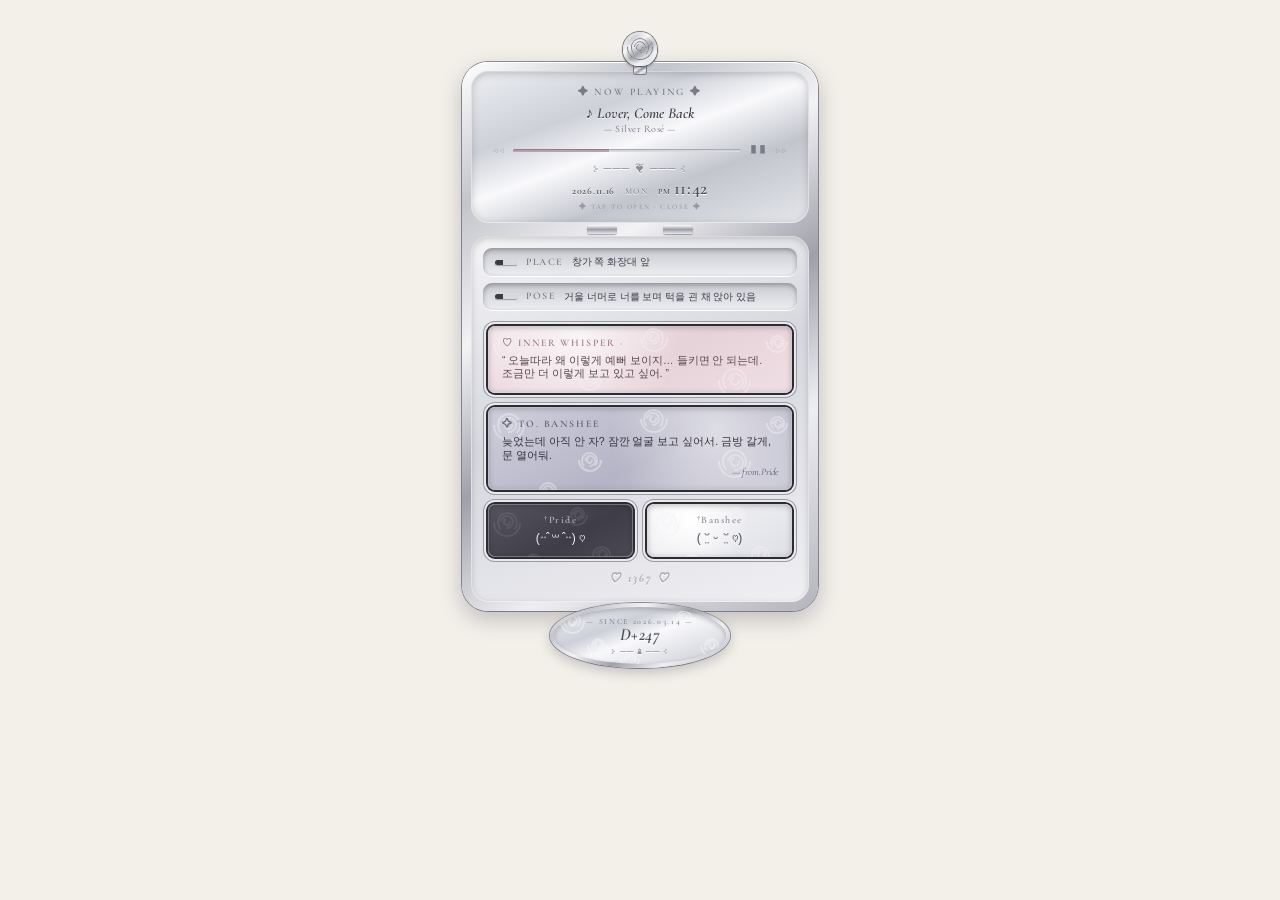
<file: caveduck-widget/preview.html>
<!doctype html><html lang='ko'><head><meta charset='utf-8'><meta name='viewport' content='width=device-width,initial-scale=1'><link href='https://fonts.googleapis.com/css2?family=Cormorant+Garamond:ital,wght@0,600;1,600&display=swap' rel='stylesheet'></head><body style='margin:0;padding:16px;background:#f3efe9'><div style="max-width:360px;margin:12px auto;padding:4px 2px 8px;font-family:'Pretendard','Apple SD Gothic Neo','Noto Sans KR',sans-serif;word-break:keep-all;box-sizing:border-box">
  <!-- 장미 잠금쇠 -->
  <div style="display:flex;flex-direction:column;align-items:center;margin-bottom:-12px;position:relative;z-index:2">
    <div style="position:relative;width:34px;height:34px;border-radius:50% 50% 46% 46%;background:linear-gradient(145deg,#ffffff 0%,#c4c5cc 18%,#f3f3f6 36%,#9fa0a9 55%,#eeeef2 74%,#b3b4bc 100%);box-shadow:0 2px 3px rgba(0,0,0,.3),0 0 0 1px #7d7e88,inset 0 0 0 3px rgba(255,255,255,.4);color:#7f808a">
      <div style="position:absolute;top:0;left:0;right:0;bottom:0;filter:drop-shadow(.6px .8px 0 #fff)">
        <div style="position:absolute;left:5.1px;top:4.36px;width:21px;height:21px">
          <div style="position:absolute;left:2.52px;top:1.68px;width:18.76px;height:18.76px;box-sizing:border-box;border:1.4px solid;border-radius:50%;border-bottom-color:transparent;transform:rotate(0deg)"></div>
          <div style="position:absolute;left:5.67px;top:5.04px;width:12.46px;height:12.46px;box-sizing:border-box;border:1.4px solid;border-radius:50%;border-left-color:transparent;transform:rotate(-40deg)"></div>
          <div style="position:absolute;left:8.4px;top:7.77px;width:7px;height:7px;box-sizing:border-box;border:1.4px solid;border-radius:50%;border-top-color:transparent;transform:rotate(30deg)"></div>
          <div style="position:absolute;left:-0.63px;top:11.06px;width:25.06px;height:12.53px;box-sizing:border-box;border:1.4px solid;border-top:0;border-radius:0 0 12.53px 12.53px"></div>
        </div>
      </div>
    </div>
    <div style="width:12px;height:9px;margin-top:-1px;border-radius:0 0 2px 2px;background:linear-gradient(145deg,#ffffff 0%,#c4c5cc 18%,#f3f3f6 36%,#9fa0a9 55%,#eeeef2 74%,#b3b4bc 100%);box-shadow:0 0 0 1px #7d7e88"></div>
  </div>
  <!-- 은색 케이스 -->
  <div style="border-radius:26px;padding:9px;background:linear-gradient(145deg,#ffffff 0%,#c4c5cc 18%,#f3f3f6 36%,#9fa0a9 55%,#eeeef2 74%,#b3b4bc 100%);box-shadow:0 8px 22px rgba(60,58,72,.28),0 1px 0 #fff inset,0 0 0 1px #8e8f98">
    <details open style="margin:0">
      <summary style="cursor:pointer;list-style:none;outline:none;display:block">
        <!-- 거울 뚜껑 (탭하면 아래가 여닫힘) : 노래 a · 가수 b · 날짜 c · 요일 d · AM/PM e · 시각 f -->
        <div style="border-radius:18px;padding:16px 16px 12px;background:linear-gradient(160deg,#eceef2 0%,#cdd0d8 30%,#f9f9fb 48%,#c2c5cd 68%,#e4e6ea 100%);box-shadow:inset 0 2px 8px rgba(0,0,0,.22),inset 0 0 0 1px rgba(255,255,255,.8);text-align:center">
          <div style="font:600 10px/1 'Cormorant Garamond','Playfair Display','Nanum Myeongjo','Noto Serif KR',serif;letter-spacing:0.24em;color:#7c7a88">✦ NOW PLAYING ✦</div>
          <div style="font:italic 600 15px/1.18 'Cormorant Garamond','Playfair Display','Nanum Myeongjo','Noto Serif KR',serif;color:#3e3c49;margin-top:8px;text-shadow:0 1px 0 rgba(255,255,255,.9)">♪ Lover, Come Back</div>
          <div style="font:10px/1.28 'Cormorant Garamond','Playfair Display','Nanum Myeongjo','Noto Serif KR',serif;color:#6d6b78;letter-spacing:0.048em">— Silver Rosé —</div>
          <div style="display:flex;align-items:center;gap:8px;margin:10px 6px 0;font:9px 'Cormorant Garamond','Playfair Display','Nanum Myeongjo','Noto Serif KR',serif;color:#7c7a88"><span>◁◁</span>
            <div style="flex:1;height:3px;border-radius:3px;background:linear-gradient(90deg,#b9a3ae 0%,#b9a3ae 42%,#d9dbe1 42%);box-shadow:inset 0 1px 1px rgba(0,0,0,.25)"></div><span>❚❚</span><span>▷▷</span>
          </div>
          <div style="text-align:center;margin:7px 0 5px;font-size:11px;line-height:1;letter-spacing:0.09em;color:#8d8b98;text-shadow:0 1px 0 #fff">⊱ ─── ❦ ─── ⊰</div>
          <div style="display:flex;justify-content:center;align-items:baseline;gap:10px;color:#4b4957;text-shadow:0 1px 0 #fff"><span style="font:600 10px 'Cormorant Garamond','Playfair Display','Nanum Myeongjo','Noto Serif KR',serif;letter-spacing:0.072em">2026.11.16</span><span style="font:600 8.5px 'Cormorant Garamond','Playfair Display','Nanum Myeongjo','Noto Serif KR',serif;letter-spacing:0.12em;color:#8a8796">MON</span><span style="font:600 18px/1 'Cormorant Garamond','Playfair Display','Nanum Myeongjo','Noto Serif KR',serif;letter-spacing:0.036em"><small style="font-size:8px;letter-spacing:0.09em;margin-right:3px">PM</small>11:42</span></div>
          <div style="text-align:center;font:600 7px 'Cormorant Garamond','Playfair Display','Nanum Myeongjo','Noto Serif KR',serif;letter-spacing:0.21em;color:#9a98a5;margin-top:6px">✦ TAP TO OPEN · CLOSE ✦</div>
        </div>
      </summary>
      <!-- 경첩 -->
      <div style="display:flex;justify-content:center;gap:46px;height:9px;margin:2px 0">
        <div style="width:30px;height:9px;border-radius:3px;background:linear-gradient(180deg,#fff,#9c9da6 50%,#e9e9ee);box-shadow:0 1px 1px rgba(0,0,0,.3)"></div>
        <div style="width:30px;height:9px;border-radius:3px;background:linear-gradient(180deg,#fff,#9c9da6 50%,#e9e9ee);box-shadow:0 1px 1px rgba(0,0,0,.3)"></div>
      </div>
      <!-- 아래 트레이 -->
      <div style="border-radius:18px;padding:12px 12px 16px;background:linear-gradient(160deg,#f4f4f7,#d6d7de 45%,#f0f0f3);box-shadow:inset 0 2px 7px rgba(0,0,0,.2),inset 0 0 0 1px rgba(255,255,255,.8)">
        <div style="display:grid;gap:7px;margin-bottom:16px">
          <!-- 브러시 홈 : 장소 g / 자세 h -->
          <div style="display:flex;align-items:center;gap:9px;padding:7px 12px;border-radius:9px;background:linear-gradient(180deg,#c9cad1,#eceef1);box-shadow:inset 0 2px 5px rgba(0,0,0,.3),0 1px 0 #fff"><span style="flex:none;width:22px;height:5px;border-radius:5px 2px 2px 5px;background:linear-gradient(90deg,#3b3a40 0 35%,#d8d9de 35% 100%);box-shadow:0 1px 1px rgba(0,0,0,.3)"></span><span style="flex:none;font:600 10px 'Cormorant Garamond','Playfair Display','Nanum Myeongjo','Noto Serif KR',serif;letter-spacing:0.15em;color:#7a7886">PLACE</span><span style="font-size:10px;line-height:1.31;color:#3e3c49">창가 쪽 화장대 앞</span></div>
          <div style="display:flex;align-items:center;gap:9px;padding:7px 12px;border-radius:9px;background:linear-gradient(180deg,#c9cad1,#eceef1);box-shadow:inset 0 2px 5px rgba(0,0,0,.3),0 1px 0 #fff"><span style="flex:none;width:22px;height:5px;border-radius:5px 2px 2px 5px;background:linear-gradient(90deg,#3b3a40 0 35%,#d8d9de 35% 100%);box-shadow:0 1px 1px rgba(0,0,0,.3)"></span><span style="flex:none;font:600 10px 'Cormorant Garamond','Playfair Display','Nanum Myeongjo','Noto Serif KR',serif;letter-spacing:0.15em;color:#7a7886">POSE</span><span style="font-size:10px;line-height:1.31;color:#3e3c49">거울 너머로 너를 보며 턱을 괸 채 앉아 있음</span></div>
        </div>
        <div style="display:grid;gap:14px;padding:0 5px">
          <!-- 핑크 팬 : Pride의 속마음 i -->
          <div style="position:relative;border-radius:7px;padding:12px 14px;color:#5a4650;background:radial-gradient(circle at 30% 20%,rgba(255,255,255,.7),transparent 45%),linear-gradient(150deg,#f3e6ea,#e6d2d9 55%,#efdfe4);box-shadow:0 0 0 2px #2c2b33,0 0 0 4px #e9e9ee,0 0 0 5px #9a9aa3,inset 0 1px 6px rgba(0,0,0,.28),inset 0 0 0 1px rgba(255,255,255,.35);">
            <div style="position:absolute;top:0;left:0;right:0;bottom:0;overflow:hidden;border-radius:inherit;color:rgba(255,255,255,.42);filter:drop-shadow(.8px .9px 0 rgba(90,60,80,.12))">
              <div style="position:absolute;left:2%;top:4px;width:26px;height:26px">
                <div style="position:absolute;left:3px;top:2px;width:24px;height:24px;box-sizing:border-box;border:2px solid;border-radius:50%;border-bottom-color:transparent;transform:rotate(0deg)"></div>
                <div style="position:absolute;left:7px;top:6px;width:16px;height:16px;box-sizing:border-box;border:2px solid;border-radius:50%;border-left-color:transparent;transform:rotate(-40deg)"></div>
                <div style="position:absolute;left:10px;top:10px;width:9px;height:9px;box-sizing:border-box;border:2px solid;border-radius:50%;border-top-color:transparent;transform:rotate(30deg)"></div>
                <div style="position:absolute;left:-1px;top:14px;width:32px;height:16px;box-sizing:border-box;border:2px solid;border-top:0;border-radius:0 0 16px 16px"></div>
              </div>
              <div style="position:absolute;left:30%;top:44px;width:17px;height:17px">
                <div style="position:absolute;left:2px;top:1px;width:17px;height:17px;box-sizing:border-box;border:2px solid;border-radius:50%;border-bottom-color:transparent;transform:rotate(0deg)"></div>
                <div style="position:absolute;left:5px;top:4px;width:12px;height:12px;box-sizing:border-box;border:2px solid;border-radius:50%;border-left-color:transparent;transform:rotate(-40deg)"></div>
                <div style="position:absolute;left:7px;top:6px;width:7px;height:7px;box-sizing:border-box;border:2px solid;border-radius:50%;border-top-color:transparent;transform:rotate(30deg)"></div>
                <div style="position:absolute;left:-1.5px;top:9.5px;width:24px;height:12px;box-sizing:border-box;border:2px solid;border-top:0;border-radius:0 0 12px 12px"></div>
              </div>
              <div style="position:absolute;left:50%;top:0px;width:22px;height:22px">
                <div style="position:absolute;left:3px;top:2px;width:21px;height:21px;box-sizing:border-box;border:2px solid;border-radius:50%;border-bottom-color:transparent;transform:rotate(0deg)"></div>
                <div style="position:absolute;left:6px;top:5px;width:14px;height:14px;box-sizing:border-box;border:2px solid;border-radius:50%;border-left-color:transparent;transform:rotate(-40deg)"></div>
                <div style="position:absolute;left:9px;top:8px;width:8px;height:8px;box-sizing:border-box;border:2px solid;border-radius:50%;border-top-color:transparent;transform:rotate(30deg)"></div>
                <div style="position:absolute;left:-0.5px;top:12.5px;width:28px;height:14px;box-sizing:border-box;border:2px solid;border-top:0;border-radius:0 0 14px 14px"></div>
              </div>
              <div style="position:absolute;left:76%;top:40px;width:28px;height:28px">
                <div style="position:absolute;left:3px;top:2px;width:25px;height:25px;box-sizing:border-box;border:2px solid;border-radius:50%;border-bottom-color:transparent;transform:rotate(0deg)"></div>
                <div style="position:absolute;left:8px;top:7px;width:17px;height:17px;box-sizing:border-box;border:2px solid;border-radius:50%;border-left-color:transparent;transform:rotate(-40deg)"></div>
                <div style="position:absolute;left:11px;top:10px;width:10px;height:10px;box-sizing:border-box;border:2px solid;border-radius:50%;border-top-color:transparent;transform:rotate(30deg)"></div>
                <div style="position:absolute;left:-1px;top:14.5px;width:33px;height:16.5px;box-sizing:border-box;border:2px solid;border-top:0;border-radius:0 0 16.5px 16.5px"></div>
              </div>
              <div style="position:absolute;left:16%;top:74px;width:18px;height:18px">
                <div style="position:absolute;left:2px;top:1px;width:18px;height:18px;box-sizing:border-box;border:2px solid;border-radius:50%;border-bottom-color:transparent;transform:rotate(0deg)"></div>
                <div style="position:absolute;left:5px;top:4px;width:12px;height:12px;box-sizing:border-box;border:2px solid;border-radius:50%;border-left-color:transparent;transform:rotate(-40deg)"></div>
                <div style="position:absolute;left:7px;top:7px;width:8px;height:8px;box-sizing:border-box;border:2px solid;border-radius:50%;border-top-color:transparent;transform:rotate(30deg)"></div>
                <div style="position:absolute;left:-1.5px;top:10px;width:25px;height:12.5px;box-sizing:border-box;border:2px solid;border-top:0;border-radius:0 0 12.5px 12.5px"></div>
              </div>
              <div style="position:absolute;left:62%;top:82px;width:16px;height:16px">
                <div style="position:absolute;left:2px;top:1px;width:16px;height:16px;box-sizing:border-box;border:2px solid;border-radius:50%;border-bottom-color:transparent;transform:rotate(0deg)"></div>
                <div style="position:absolute;left:4px;top:4px;width:11px;height:11px;box-sizing:border-box;border:2px solid;border-radius:50%;border-left-color:transparent;transform:rotate(-40deg)"></div>
                <div style="position:absolute;left:6px;top:6px;width:7px;height:7px;box-sizing:border-box;border:2px solid;border-radius:50%;border-top-color:transparent;transform:rotate(30deg)"></div>
                <div style="position:absolute;left:-1.5px;top:9px;width:23px;height:11.5px;box-sizing:border-box;border:2px solid;border-top:0;border-radius:0 0 11.5px 11.5px"></div>
              </div>
              <div style="position:absolute;left:92%;top:8px;width:15px;height:15px">
                <div style="position:absolute;left:2px;top:1px;width:15px;height:15px;box-sizing:border-box;border:2px solid;border-radius:50%;border-bottom-color:transparent;transform:rotate(0deg)"></div>
                <div style="position:absolute;left:4px;top:4px;width:11px;height:11px;box-sizing:border-box;border:2px solid;border-radius:50%;border-left-color:transparent;transform:rotate(-40deg)"></div>
                <div style="position:absolute;left:6px;top:6px;width:7px;height:7px;box-sizing:border-box;border:2px solid;border-radius:50%;border-top-color:transparent;transform:rotate(30deg)"></div>
                <div style="position:absolute;left:-1.5px;top:8.5px;width:22px;height:11px;box-sizing:border-box;border:2px solid;border-top:0;border-radius:0 0 11px 11px"></div>
              </div>
            </div>
            <div style="position:relative">
              <div style="font:600 10px/1 'Cormorant Garamond','Playfair Display','Nanum Myeongjo','Noto Serif KR',serif;letter-spacing:0.192em;text-transform:uppercase;color:#9a7884;margin-bottom:6px">♡ Inner Whisper ·</div>
              <div style="margin-top:2px;font:10.5px/1.3 'Pretendard','Apple SD Gothic Neo','Noto Sans KR',sans-serif;color:#5a4650">“ 오늘따라 왜 이렇게 예뻐 보이지… 들키면 안 되는데. 조금만 더 이렇게 보고 있고 싶어. ”</div>
            </div>
          </div>
          <!-- 라벤더 팬 : Pride → Banshee 메시지 j -->
          <div style="position:relative;border-radius:7px;padding:12px 14px;color:#34323f;background:radial-gradient(circle at 75% 25%,rgba(255,255,255,.55),transparent 45%),linear-gradient(150deg,#cfcfdc,#b5b4c6 55%,#c9c8d6);box-shadow:0 0 0 2px #2c2b33,0 0 0 4px #e9e9ee,0 0 0 5px #9a9aa3,inset 0 1px 6px rgba(0,0,0,.28),inset 0 0 0 1px rgba(255,255,255,.35);">
            <div style="position:absolute;top:0;left:0;right:0;bottom:0;overflow:hidden;border-radius:inherit;color:rgba(255,255,255,.42);filter:drop-shadow(.8px .9px 0 rgba(90,60,80,.12))">
              <div style="position:absolute;left:2%;top:4px;width:26px;height:26px">
                <div style="position:absolute;left:3px;top:2px;width:24px;height:24px;box-sizing:border-box;border:2px solid;border-radius:50%;border-bottom-color:transparent;transform:rotate(0deg)"></div>
                <div style="position:absolute;left:7px;top:6px;width:16px;height:16px;box-sizing:border-box;border:2px solid;border-radius:50%;border-left-color:transparent;transform:rotate(-40deg)"></div>
                <div style="position:absolute;left:10px;top:10px;width:9px;height:9px;box-sizing:border-box;border:2px solid;border-radius:50%;border-top-color:transparent;transform:rotate(30deg)"></div>
                <div style="position:absolute;left:-1px;top:14px;width:32px;height:16px;box-sizing:border-box;border:2px solid;border-top:0;border-radius:0 0 16px 16px"></div>
              </div>
              <div style="position:absolute;left:30%;top:44px;width:17px;height:17px">
                <div style="position:absolute;left:2px;top:1px;width:17px;height:17px;box-sizing:border-box;border:2px solid;border-radius:50%;border-bottom-color:transparent;transform:rotate(0deg)"></div>
                <div style="position:absolute;left:5px;top:4px;width:12px;height:12px;box-sizing:border-box;border:2px solid;border-radius:50%;border-left-color:transparent;transform:rotate(-40deg)"></div>
                <div style="position:absolute;left:7px;top:6px;width:7px;height:7px;box-sizing:border-box;border:2px solid;border-radius:50%;border-top-color:transparent;transform:rotate(30deg)"></div>
                <div style="position:absolute;left:-1.5px;top:9.5px;width:24px;height:12px;box-sizing:border-box;border:2px solid;border-top:0;border-radius:0 0 12px 12px"></div>
              </div>
              <div style="position:absolute;left:50%;top:0px;width:22px;height:22px">
                <div style="position:absolute;left:3px;top:2px;width:21px;height:21px;box-sizing:border-box;border:2px solid;border-radius:50%;border-bottom-color:transparent;transform:rotate(0deg)"></div>
                <div style="position:absolute;left:6px;top:5px;width:14px;height:14px;box-sizing:border-box;border:2px solid;border-radius:50%;border-left-color:transparent;transform:rotate(-40deg)"></div>
                <div style="position:absolute;left:9px;top:8px;width:8px;height:8px;box-sizing:border-box;border:2px solid;border-radius:50%;border-top-color:transparent;transform:rotate(30deg)"></div>
                <div style="position:absolute;left:-0.5px;top:12.5px;width:28px;height:14px;box-sizing:border-box;border:2px solid;border-top:0;border-radius:0 0 14px 14px"></div>
              </div>
              <div style="position:absolute;left:76%;top:40px;width:28px;height:28px">
                <div style="position:absolute;left:3px;top:2px;width:25px;height:25px;box-sizing:border-box;border:2px solid;border-radius:50%;border-bottom-color:transparent;transform:rotate(0deg)"></div>
                <div style="position:absolute;left:8px;top:7px;width:17px;height:17px;box-sizing:border-box;border:2px solid;border-radius:50%;border-left-color:transparent;transform:rotate(-40deg)"></div>
                <div style="position:absolute;left:11px;top:10px;width:10px;height:10px;box-sizing:border-box;border:2px solid;border-radius:50%;border-top-color:transparent;transform:rotate(30deg)"></div>
                <div style="position:absolute;left:-1px;top:14.5px;width:33px;height:16.5px;box-sizing:border-box;border:2px solid;border-top:0;border-radius:0 0 16.5px 16.5px"></div>
              </div>
              <div style="position:absolute;left:16%;top:74px;width:18px;height:18px">
                <div style="position:absolute;left:2px;top:1px;width:18px;height:18px;box-sizing:border-box;border:2px solid;border-radius:50%;border-bottom-color:transparent;transform:rotate(0deg)"></div>
                <div style="position:absolute;left:5px;top:4px;width:12px;height:12px;box-sizing:border-box;border:2px solid;border-radius:50%;border-left-color:transparent;transform:rotate(-40deg)"></div>
                <div style="position:absolute;left:7px;top:7px;width:8px;height:8px;box-sizing:border-box;border:2px solid;border-radius:50%;border-top-color:transparent;transform:rotate(30deg)"></div>
                <div style="position:absolute;left:-1.5px;top:10px;width:25px;height:12.5px;box-sizing:border-box;border:2px solid;border-top:0;border-radius:0 0 12.5px 12.5px"></div>
              </div>
              <div style="position:absolute;left:62%;top:82px;width:16px;height:16px">
                <div style="position:absolute;left:2px;top:1px;width:16px;height:16px;box-sizing:border-box;border:2px solid;border-radius:50%;border-bottom-color:transparent;transform:rotate(0deg)"></div>
                <div style="position:absolute;left:4px;top:4px;width:11px;height:11px;box-sizing:border-box;border:2px solid;border-radius:50%;border-left-color:transparent;transform:rotate(-40deg)"></div>
                <div style="position:absolute;left:6px;top:6px;width:7px;height:7px;box-sizing:border-box;border:2px solid;border-radius:50%;border-top-color:transparent;transform:rotate(30deg)"></div>
                <div style="position:absolute;left:-1.5px;top:9px;width:23px;height:11.5px;box-sizing:border-box;border:2px solid;border-top:0;border-radius:0 0 11.5px 11.5px"></div>
              </div>
              <div style="position:absolute;left:92%;top:8px;width:15px;height:15px">
                <div style="position:absolute;left:2px;top:1px;width:15px;height:15px;box-sizing:border-box;border:2px solid;border-radius:50%;border-bottom-color:transparent;transform:rotate(0deg)"></div>
                <div style="position:absolute;left:4px;top:4px;width:11px;height:11px;box-sizing:border-box;border:2px solid;border-radius:50%;border-left-color:transparent;transform:rotate(-40deg)"></div>
                <div style="position:absolute;left:6px;top:6px;width:7px;height:7px;box-sizing:border-box;border:2px solid;border-radius:50%;border-top-color:transparent;transform:rotate(30deg)"></div>
                <div style="position:absolute;left:-1.5px;top:8.5px;width:22px;height:11px;box-sizing:border-box;border:2px solid;border-top:0;border-radius:0 0 11px 11px"></div>
              </div>
            </div>
            <div style="position:relative">
              <div style="font:600 10px/1 'Cormorant Garamond','Playfair Display','Nanum Myeongjo','Noto Serif KR',serif;letter-spacing:0.192em;text-transform:uppercase;color:#5e5c73;margin-bottom:6px">✧ To. Banshee</div>
              <div style="font-size:10.5px;line-height:1.3;color:#34323f">늦었는데 아직 안 자? 잠깐 얼굴 보고 싶어서. 금방 갈게, 문 열어둬.</div>
              <div style="text-align:right;font:italic 10px 'Cormorant Garamond','Playfair Display','Nanum Myeongjo','Noto Serif KR',serif;color:#5e5c73;margin-top:4px">— from.Pride</div>
            </div>
          </div>
          <!-- 카오모지 : 차콜 팬 Pride k / 펄 팬 Banshee l -->
          <div style="display:grid;grid-template-columns:1fr 1fr;gap:14px">
            <div style="position:relative;border-radius:7px;padding:12px 14px;color:#eeeaf3;background:linear-gradient(150deg,#56545f,#3f3d48 60%,#4b4954);box-shadow:0 0 0 2px #2c2b33,0 0 0 4px #e9e9ee,0 0 0 5px #9a9aa3,inset 0 1px 6px rgba(0,0,0,.28),inset 0 0 0 1px rgba(255,255,255,.35);;padding:10px 8px">
              <div style="position:absolute;top:0;left:0;right:0;bottom:0;overflow:hidden;border-radius:inherit;color:rgba(255,255,255,.09);filter:drop-shadow(.8px .9px 0 rgba(0,0,0,.25))">
                <div style="position:absolute;left:4%;top:6px;width:22px;height:22px">
                  <div style="position:absolute;left:3px;top:2px;width:21px;height:21px;box-sizing:border-box;border:2px solid;border-radius:50%;border-bottom-color:transparent;transform:rotate(0deg)"></div>
                  <div style="position:absolute;left:6px;top:5px;width:14px;height:14px;box-sizing:border-box;border:2px solid;border-radius:50%;border-left-color:transparent;transform:rotate(-40deg)"></div>
                  <div style="position:absolute;left:9px;top:8px;width:8px;height:8px;box-sizing:border-box;border:2px solid;border-radius:50%;border-top-color:transparent;transform:rotate(30deg)"></div>
                  <div style="position:absolute;left:-0.5px;top:12.5px;width:28px;height:14px;box-sizing:border-box;border:2px solid;border-top:0;border-radius:0 0 14px 14px"></div>
                </div>
                <div style="position:absolute;left:55%;top:2px;width:15px;height:15px">
                  <div style="position:absolute;left:2px;top:1px;width:15px;height:15px;box-sizing:border-box;border:2px solid;border-radius:50%;border-bottom-color:transparent;transform:rotate(0deg)"></div>
                  <div style="position:absolute;left:4px;top:4px;width:11px;height:11px;box-sizing:border-box;border:2px solid;border-radius:50%;border-left-color:transparent;transform:rotate(-40deg)"></div>
                  <div style="position:absolute;left:6px;top:6px;width:7px;height:7px;box-sizing:border-box;border:2px solid;border-radius:50%;border-top-color:transparent;transform:rotate(30deg)"></div>
                  <div style="position:absolute;left:-1.5px;top:8.5px;width:22px;height:11px;box-sizing:border-box;border:2px solid;border-top:0;border-radius:0 0 11px 11px"></div>
                </div>
                <div style="position:absolute;left:70%;top:40px;width:20px;height:20px">
                  <div style="position:absolute;left:2px;top:2px;width:19px;height:19px;box-sizing:border-box;border:2px solid;border-radius:50%;border-bottom-color:transparent;transform:rotate(0deg)"></div>
                  <div style="position:absolute;left:5px;top:5px;width:13px;height:13px;box-sizing:border-box;border:2px solid;border-radius:50%;border-left-color:transparent;transform:rotate(-40deg)"></div>
                  <div style="position:absolute;left:8px;top:7px;width:8px;height:8px;box-sizing:border-box;border:2px solid;border-radius:50%;border-top-color:transparent;transform:rotate(30deg)"></div>
                  <div style="position:absolute;left:-1.5px;top:11.5px;width:26px;height:13px;box-sizing:border-box;border:2px solid;border-top:0;border-radius:0 0 13px 13px"></div>
                </div>
                <div style="position:absolute;left:25%;top:48px;width:14px;height:14px">
                  <div style="position:absolute;left:2px;top:1px;width:15px;height:15px;box-sizing:border-box;border:2px solid;border-radius:50%;border-bottom-color:transparent;transform:rotate(0deg)"></div>
                  <div style="position:absolute;left:4px;top:3px;width:10px;height:10px;box-sizing:border-box;border:2px solid;border-radius:50%;border-left-color:transparent;transform:rotate(-40deg)"></div>
                  <div style="position:absolute;left:6px;top:5px;width:7px;height:7px;box-sizing:border-box;border:2px solid;border-radius:50%;border-top-color:transparent;transform:rotate(30deg)"></div>
                  <div style="position:absolute;left:-1.5px;top:8.5px;width:22px;height:11px;box-sizing:border-box;border:2px solid;border-top:0;border-radius:0 0 11px 11px"></div>
                </div>
              </div>
              <div style="position:relative">
                <div style="font:600 10px 'Cormorant Garamond','Playfair Display','Nanum Myeongjo','Noto Serif KR',serif;letter-spacing:0.15em;color:#b9b5c6;text-align:center">†Pride</div>
                <div style="font-size:12px;line-height:1.42;text-align:center;color:#f3eff8;margin-top:4px;white-space:nowrap;overflow:hidden;text-overflow:ellipsis">(˶ˆ꒳ˆ˵) ♡</div>
              </div>
            </div>
            <div style="position:relative;border-radius:7px;padding:12px 14px;color:#4b4957;background:radial-gradient(circle at 30% 30%,#fff,transparent 55%),linear-gradient(150deg,#f6f6f8,#dfe0e6);box-shadow:0 0 0 2px #2c2b33,0 0 0 4px #e9e9ee,0 0 0 5px #9a9aa3,inset 0 1px 6px rgba(0,0,0,.28),inset 0 0 0 1px rgba(255,255,255,.35);;padding:10px 8px">
              <div style="position:absolute;top:0;left:0;right:0;bottom:0;overflow:hidden;border-radius:inherit;color:rgba(255,255,255,.42);filter:drop-shadow(.8px .9px 0 rgba(90,60,80,.12))">
                <div style="position:absolute;left:4%;top:6px;width:22px;height:22px">
                  <div style="position:absolute;left:3px;top:2px;width:21px;height:21px;box-sizing:border-box;border:2px solid;border-radius:50%;border-bottom-color:transparent;transform:rotate(0deg)"></div>
                  <div style="position:absolute;left:6px;top:5px;width:14px;height:14px;box-sizing:border-box;border:2px solid;border-radius:50%;border-left-color:transparent;transform:rotate(-40deg)"></div>
                  <div style="position:absolute;left:9px;top:8px;width:8px;height:8px;box-sizing:border-box;border:2px solid;border-radius:50%;border-top-color:transparent;transform:rotate(30deg)"></div>
                  <div style="position:absolute;left:-0.5px;top:12.5px;width:28px;height:14px;box-sizing:border-box;border:2px solid;border-top:0;border-radius:0 0 14px 14px"></div>
                </div>
                <div style="position:absolute;left:55%;top:2px;width:15px;height:15px">
                  <div style="position:absolute;left:2px;top:1px;width:15px;height:15px;box-sizing:border-box;border:2px solid;border-radius:50%;border-bottom-color:transparent;transform:rotate(0deg)"></div>
                  <div style="position:absolute;left:4px;top:4px;width:11px;height:11px;box-sizing:border-box;border:2px solid;border-radius:50%;border-left-color:transparent;transform:rotate(-40deg)"></div>
                  <div style="position:absolute;left:6px;top:6px;width:7px;height:7px;box-sizing:border-box;border:2px solid;border-radius:50%;border-top-color:transparent;transform:rotate(30deg)"></div>
                  <div style="position:absolute;left:-1.5px;top:8.5px;width:22px;height:11px;box-sizing:border-box;border:2px solid;border-top:0;border-radius:0 0 11px 11px"></div>
                </div>
                <div style="position:absolute;left:70%;top:40px;width:20px;height:20px">
                  <div style="position:absolute;left:2px;top:2px;width:19px;height:19px;box-sizing:border-box;border:2px solid;border-radius:50%;border-bottom-color:transparent;transform:rotate(0deg)"></div>
                  <div style="position:absolute;left:5px;top:5px;width:13px;height:13px;box-sizing:border-box;border:2px solid;border-radius:50%;border-left-color:transparent;transform:rotate(-40deg)"></div>
                  <div style="position:absolute;left:8px;top:7px;width:8px;height:8px;box-sizing:border-box;border:2px solid;border-radius:50%;border-top-color:transparent;transform:rotate(30deg)"></div>
                  <div style="position:absolute;left:-1.5px;top:11.5px;width:26px;height:13px;box-sizing:border-box;border:2px solid;border-top:0;border-radius:0 0 13px 13px"></div>
                </div>
                <div style="position:absolute;left:25%;top:48px;width:14px;height:14px">
                  <div style="position:absolute;left:2px;top:1px;width:15px;height:15px;box-sizing:border-box;border:2px solid;border-radius:50%;border-bottom-color:transparent;transform:rotate(0deg)"></div>
                  <div style="position:absolute;left:4px;top:3px;width:10px;height:10px;box-sizing:border-box;border:2px solid;border-radius:50%;border-left-color:transparent;transform:rotate(-40deg)"></div>
                  <div style="position:absolute;left:6px;top:5px;width:7px;height:7px;box-sizing:border-box;border:2px solid;border-radius:50%;border-top-color:transparent;transform:rotate(30deg)"></div>
                  <div style="position:absolute;left:-1.5px;top:8.5px;width:22px;height:11px;box-sizing:border-box;border:2px solid;border-top:0;border-radius:0 0 11px 11px"></div>
                </div>
              </div>
              <div style="position:relative">
                <div style="font:600 10px 'Cormorant Garamond','Playfair Display','Nanum Myeongjo','Noto Serif KR',serif;letter-spacing:0.15em;color:#8b8898;text-align:center">†Banshee</div>
                <div style="font-size:12px;line-height:1.42;text-align:center;color:#4b4957;margin-top:4px;white-space:nowrap;overflow:hidden;text-overflow:ellipsis">( ˘͈ ᵕ ˘͈ ♡)</div>
              </div>
            </div>
          </div>
        </div>
        <!-- 바닥 각인 글씨 -->
        <div style="text-align:center;margin-top:14px;font:italic 600 11.5px 'Cormorant Garamond','Playfair Display','Nanum Myeongjo','Noto Serif KR',serif;letter-spacing:0.18em;color:#a3a4ad;text-shadow:0 1px 0 #fff,0 -1px 0 rgba(0,0,0,.18)">♡ 1367 ♡</div>
      </div>
    </details>
  </div>
  <!-- 은판 : 처음 만난 날 m / 디데이 n -->
  <div style="display:flex;justify-content:center;margin-top:-8px;position:relative;z-index:1">
    <div style="padding:4px;border-radius:50%/50%;background:linear-gradient(145deg,#ffffff 0%,#c4c5cc 18%,#f3f3f6 36%,#9fa0a9 55%,#eeeef2 74%,#b3b4bc 100%);box-shadow:0 5px 12px rgba(60,58,72,.25),0 0 0 1px #8e8f98">
      <div style="padding:10px 32px 8px;border-radius:50%/50%;text-align:center;position:relative;background:linear-gradient(160deg,#eceef2,#cdd0d8 35%,#f9f9fb 52%,#c7cad2);box-shadow:inset 0 2px 5px rgba(0,0,0,.22)">
        <div style="position:absolute;top:0;left:0;right:0;bottom:0;overflow:hidden;border-radius:inherit;color:rgba(255,255,255,.42);filter:drop-shadow(.8px .9px 0 rgba(70,70,95,.08))">
          <div style="position:absolute;left:4%;top:4px;width:18px;height:18px">
            <div style="position:absolute;left:2px;top:1px;width:18px;height:18px;box-sizing:border-box;border:2px solid;border-radius:50%;border-bottom-color:transparent;transform:rotate(0deg)"></div>
            <div style="position:absolute;left:5px;top:4px;width:12px;height:12px;box-sizing:border-box;border:2px solid;border-radius:50%;border-left-color:transparent;transform:rotate(-40deg)"></div>
            <div style="position:absolute;left:7px;top:7px;width:8px;height:8px;box-sizing:border-box;border:2px solid;border-radius:50%;border-top-color:transparent;transform:rotate(30deg)"></div>
            <div style="position:absolute;left:-1.5px;top:10px;width:25px;height:12.5px;box-sizing:border-box;border:2px solid;border-top:0;border-radius:0 0 12.5px 12.5px"></div>
          </div>
          <div style="position:absolute;left:20%;top:30px;width:13px;height:13px">
            <div style="position:absolute;left:2px;top:1px;width:14px;height:14px;box-sizing:border-box;border:2px solid;border-radius:50%;border-bottom-color:transparent;transform:rotate(0deg)"></div>
            <div style="position:absolute;left:4px;top:3px;width:10px;height:10px;box-sizing:border-box;border:2px solid;border-radius:50%;border-left-color:transparent;transform:rotate(-40deg)"></div>
            <div style="position:absolute;left:5px;top:5px;width:7px;height:7px;box-sizing:border-box;border:2px solid;border-radius:50%;border-top-color:transparent;transform:rotate(30deg)"></div>
            <div style="position:absolute;left:-1.5px;top:8px;width:21px;height:10.5px;box-sizing:border-box;border:2px solid;border-top:0;border-radius:0 0 10.5px 10.5px"></div>
          </div>
          <div style="position:absolute;left:70%;top:2px;width:16px;height:16px">
            <div style="position:absolute;left:2px;top:1px;width:16px;height:16px;box-sizing:border-box;border:2px solid;border-radius:50%;border-bottom-color:transparent;transform:rotate(0deg)"></div>
            <div style="position:absolute;left:4px;top:4px;width:11px;height:11px;box-sizing:border-box;border:2px solid;border-radius:50%;border-left-color:transparent;transform:rotate(-40deg)"></div>
            <div style="position:absolute;left:6px;top:6px;width:7px;height:7px;box-sizing:border-box;border:2px solid;border-radius:50%;border-top-color:transparent;transform:rotate(30deg)"></div>
            <div style="position:absolute;left:-1.5px;top:9px;width:23px;height:11.5px;box-sizing:border-box;border:2px solid;border-top:0;border-radius:0 0 11.5px 11.5px"></div>
          </div>
          <div style="position:absolute;left:86%;top:30px;width:14px;height:14px">
            <div style="position:absolute;left:2px;top:1px;width:15px;height:15px;box-sizing:border-box;border:2px solid;border-radius:50%;border-bottom-color:transparent;transform:rotate(0deg)"></div>
            <div style="position:absolute;left:4px;top:3px;width:10px;height:10px;box-sizing:border-box;border:2px solid;border-radius:50%;border-left-color:transparent;transform:rotate(-40deg)"></div>
            <div style="position:absolute;left:6px;top:5px;width:7px;height:7px;box-sizing:border-box;border:2px solid;border-radius:50%;border-top-color:transparent;transform:rotate(30deg)"></div>
            <div style="position:absolute;left:-1.5px;top:8.5px;width:22px;height:11px;box-sizing:border-box;border:2px solid;border-top:0;border-radius:0 0 11px 11px"></div>
          </div>
          <div style="position:absolute;left:40%;top:44px;width:12px;height:12px">
            <div style="position:absolute;left:1px;top:1px;width:13px;height:13px;box-sizing:border-box;border:2px solid;border-radius:50%;border-bottom-color:transparent;transform:rotate(0deg)"></div>
            <div style="position:absolute;left:3px;top:3px;width:10px;height:10px;box-sizing:border-box;border:2px solid;border-radius:50%;border-left-color:transparent;transform:rotate(-40deg)"></div>
            <div style="position:absolute;left:5px;top:4px;width:6px;height:6px;box-sizing:border-box;border:2px solid;border-radius:50%;border-top-color:transparent;transform:rotate(30deg)"></div>
            <div style="position:absolute;left:-2.5px;top:7.5px;width:20px;height:10px;box-sizing:border-box;border:2px solid;border-top:0;border-radius:0 0 10px 10px"></div>
          </div>
        </div>
        <div style="position:relative">
          <div style="font:600 8px 'Cormorant Garamond','Playfair Display','Nanum Myeongjo','Noto Serif KR',serif;letter-spacing:0.21em;color:#8a8796">— SINCE 2026.03.14 —</div>
          <div style="font:italic 600 17px/1.1 'Cormorant Garamond','Playfair Display','Nanum Myeongjo','Noto Serif KR',serif;color:#4b4957;letter-spacing:0.03em;text-shadow:0 1px 0 #fff,0 -1px 0 rgba(0,0,0,.15)">D+247</div>
          <div style="text-align:center;margin-top:2px;font-size:9px;line-height:1;letter-spacing:0.072em;color:#8d8b98;text-shadow:0 1px 0 #fff">⊱ ── ♝ ── ⊰</div>
        </div>
      </div>
    </div>
  </div>
</div>
</body></html>
</file>
